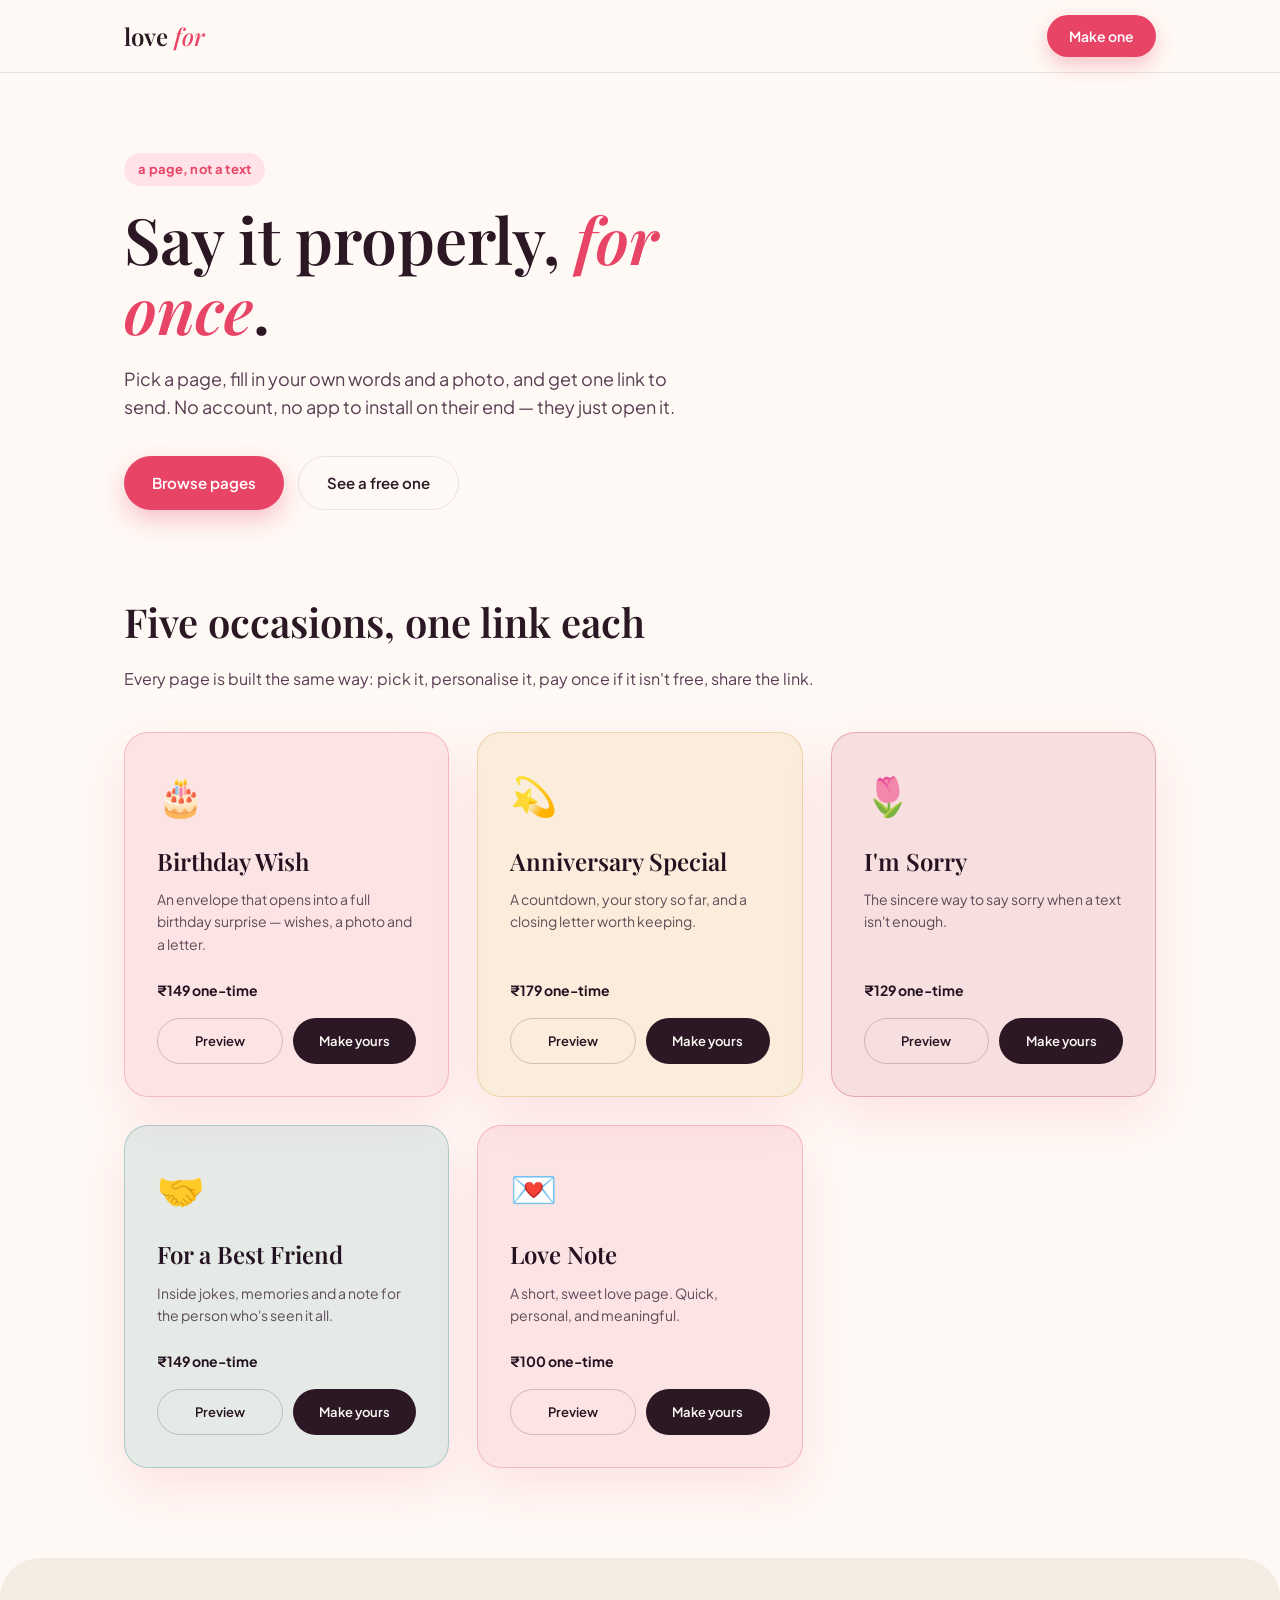
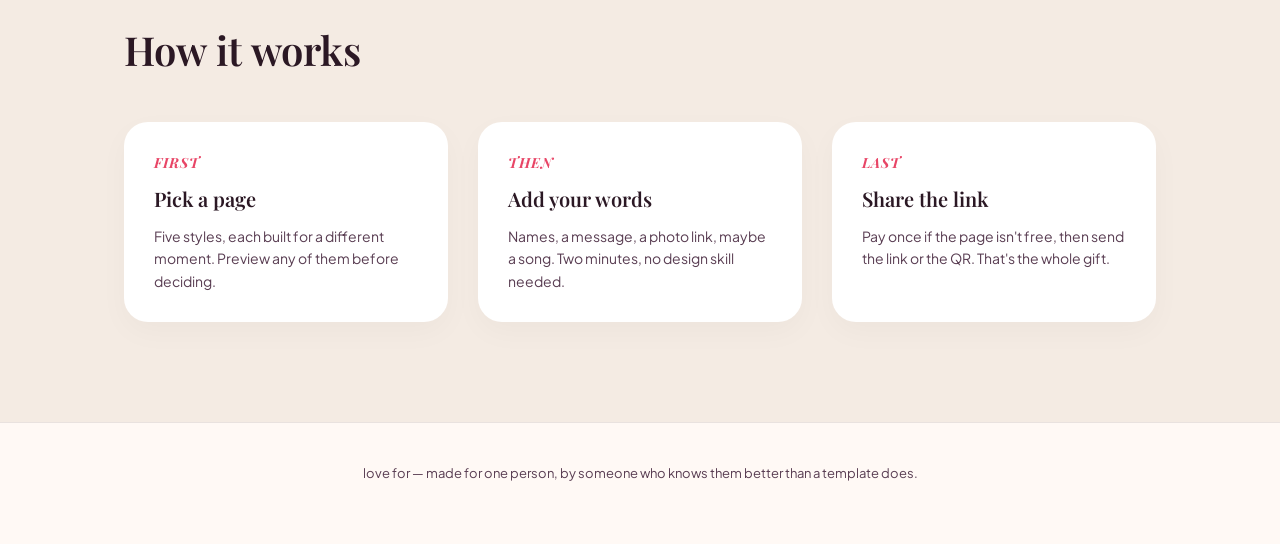
<file: index.html>
<!doctype html>
<html lang="en">
<head>
<meta charset="utf-8">
<meta name="viewport" content="width=device-width, initial-scale=1">
<title>Love For — a personalised page, not another text</title>
<meta name="description" content="Pick a page, add your words and a photo, share one link. Love For is a small, no-login way to make someone a personalised gift page.">
<link rel="stylesheet" href="assets/style.css">
</head>
<body>

<nav class="nav">
  <div class="wrap">
    <a href="index.html" class="brand">love <em>for</em></a>
    <a href="#gallery" class="nav-cta">Make one</a>
  </div>
</nav>

<header class="hero">
  <div class="wrap">
    <div class="hero-eyebrow">a page, not a text</div>
    <h1>Say it properly, <i>for once</i>.</h1>
    <p class="lead">
      Pick a page, fill in your own words and a photo, and get one link to send.
      No account, no app to install on their end — they just open it.
    </p>
    <div class="hero-actions">
      <a href="#gallery" class="btn btn-primary">Browse pages</a>
      <a href="templates/love-note.html" class="btn btn-ghost">See a free one</a>
    </div>
  </div>
</header>

<section class="gallery" id="gallery">
  <div class="wrap">
    <div class="section-head">
      <h2>Five occasions, one link each</h2>
      <p>Every page is built the same way: pick it, personalise it, pay once if it isn't free, share the link.</p>
    </div>
    <div class="grid" id="grid"></div>
  </div>
</section>

<section class="how">
  <div class="wrap">
    <div class="section-head">
      <h2>How it works</h2>
    </div>
    <div class="how-grid">
      <div class="how-step">
        <div class="n">first</div>
        <h4>Pick a page</h4>
        <p>Five styles, each built for a different moment. Preview any of them before deciding.</p>
      </div>
      <div class="how-step">
        <div class="n">then</div>
        <h4>Add your words</h4>
        <p>Names, a message, a photo link, maybe a song. Two minutes, no design skill needed.</p>
      </div>
      <div class="how-step">
        <div class="n">last</div>
        <h4>Share the link</h4>
        <p>Pay once if the page isn't free, then send the link or the QR. That's the whole gift.</p>
      </div>
    </div>
  </div>
</section>

<footer>
  <div class="wrap">
    love for — made for one person, by someone who knows them better than a template does.
  </div>
</footer>

<script src="assets/templates-data.js"></script>
<script>
  const grid = document.getElementById("grid");
  grid.innerHTML = TEMPLATES.map(t => `
    <div class="card" style="background:${t.accent}22; border:1px solid ${t.accent}55;">
      <div class="icon">${t.icon}</div>
      <h3 style="color:#241220">${t.name}</h3>
      <p style="color:#3a2436cc">${t.tagline}</p>
      <div class="price" style="color:#241220">
        ${t.price === 0 ? '<span class="free">Free</span>' : "₹" + t.price + " one-time"}
      </div>
      <div class="row">
        <a href="templates/${t.id}.html" class="btn btn-ghost" style="border-color:#24122033;color:#241220">Preview</a>
        <a href="create.html?t=${t.id}" class="btn btn-dark">Make yours</a>
      </div>
    </div>
  `).join("");
</script>
</body>
</html>
</file>
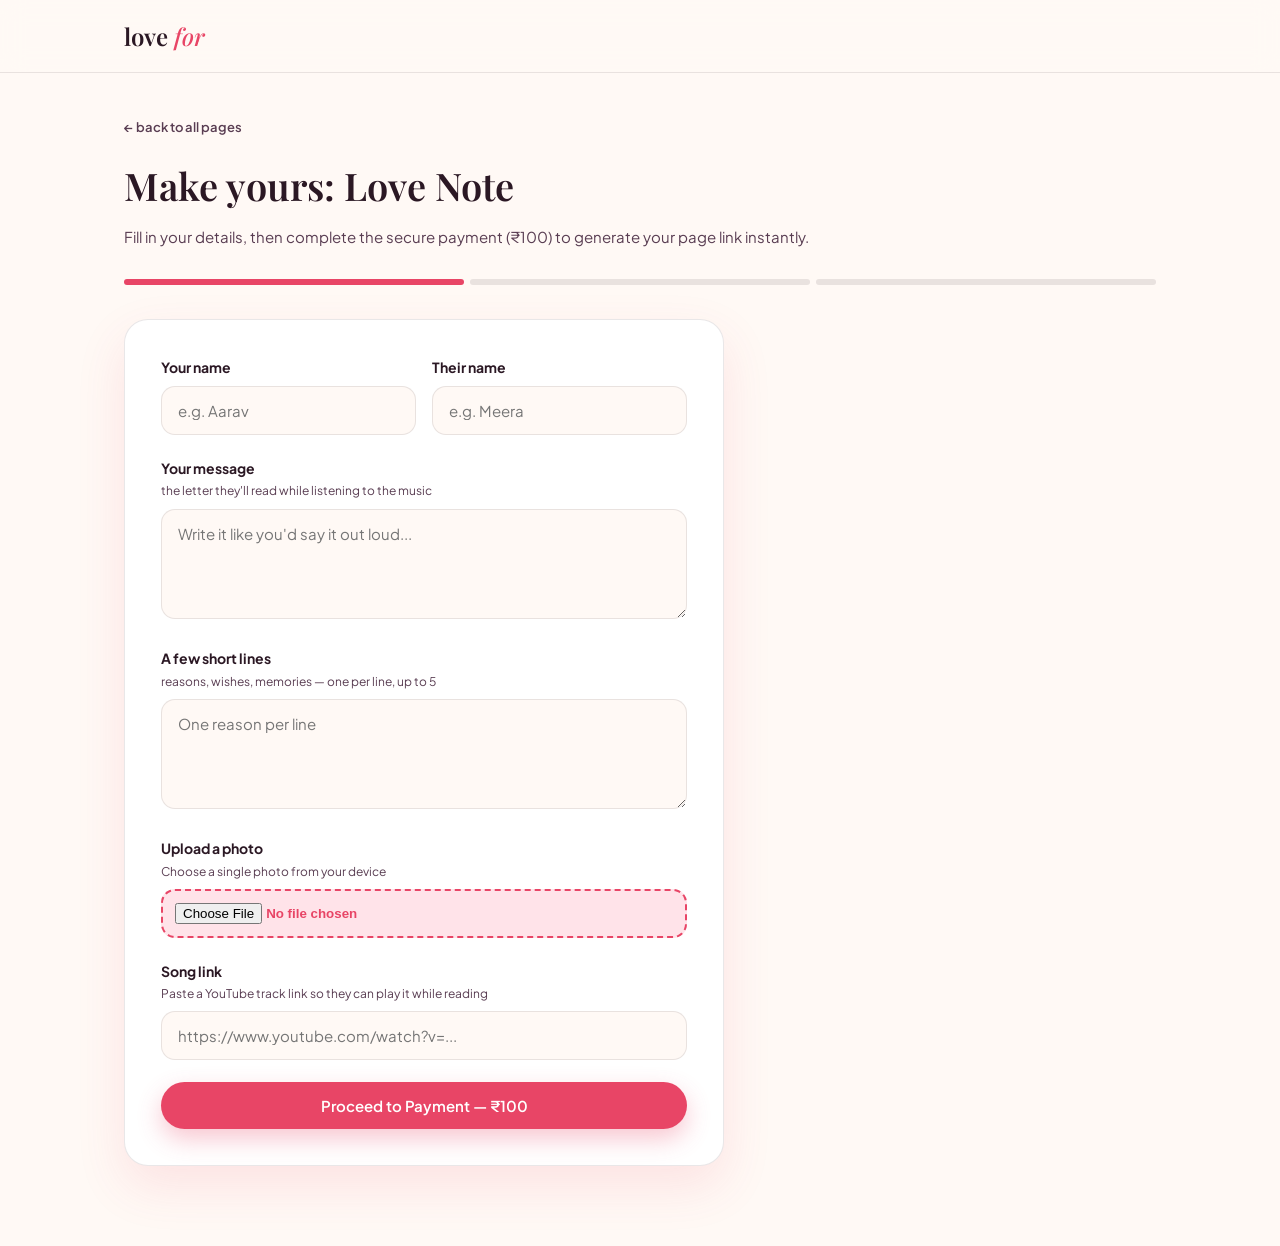
<file: create.html>
<!doctype html>
<html lang="en">
<head>
<meta charset="utf-8">
<meta name="viewport" content="width=device-width, initial-scale=1">
<title>Make yours · Love For</title>
<link rel="stylesheet" href="assets/style.css">
</head>
<body>

<nav class="nav">
  <div class="wrap">
    <a href="index.html" class="brand">love <em>for</em></a>
  </div>
</nav>

<main class="flow">
  <div class="wrap">
    <div class="flow-head">
      <a href="index.html" class="flow-back">← back to all pages</a>
      <h1 class="flow-title" id="flowTitle">Make yours</h1>
      <p class="flow-sub" id="flowSub"></p>
    </div>

    <div class="progress"><span class="done"></span><span></span><span></span></div>

    <form class="card-form" id="form">
      <div class="field-row">
        <div class="field">
          <label>Your name</label>
          <input type="text" name="from" required placeholder="e.g. Aarav">
        </div>
        <div class="field">
          <label>Their name</label>
          <input type="text" name="to" required placeholder="e.g. Meera">
        </div>
      </div>

      <div class="field" id="dateField" style="display:none">
        <label>Date it started <span class="hint">(for the day counter)</span></label>
        <input type="date" name="date">
      </div>

      <div class="field">
        <label>Your message <span class="hint">the letter they'll read while listening to the music</span></label>
        <textarea name="message" required placeholder="Write it like you'd say it out loud..."></textarea>
      </div>

      <div class="field">
        <label>A few short lines <span class="hint">reasons, wishes, memories — one per line, up to 5</span></label>
        <textarea name="reasons" placeholder="One reason per line"></textarea>
      </div>

      <div class="field">
        <label>Upload a photo <span class="hint">Choose a single photo from your device</span></label>
        <input type="file" id="photoFile" accept="image/*">
        <input type="hidden" name="photoUrl" id="photoUrl">
      </div>

      <div class="field">
        <label>Song link <span class="hint">Paste a YouTube track link so they can play it while reading</span></label>
        <input type="url" name="songUrl" placeholder="https://www.youtube.com/watch?v=...">
      </div>

      <button type="submit" class="btn btn-primary btn-block" id="submitBtn">Continue to Payment</button>
    </form>
  </div>
</main>

<script src="assets/templates-data.js"></script>
<script src="assets/app.js"></script>
<script>
  const params = new URLSearchParams(location.search);
  const tid = params.get("t") || "love-note";
  const cfg = getTemplate(tid) || TEMPLATES[0];

  document.getElementById("flowTitle").textContent = "Make yours: " + cfg.name;
  document.getElementById("flowSub").textContent = "Fill in your details, then complete the secure payment (₹" + cfg.price + ") to generate your page link instantly.";
  document.getElementById("submitBtn").textContent = "Proceed to Payment — ₹" + cfg.price;

  if (cfg.id === "anniversary") document.getElementById("dateField").style.display = "block";

  // Compress image to ensure clean URL length upon upload
  document.getElementById("photoFile").addEventListener("change", function(e) {
    const file = e.target.files[0];
    if (file) {
      compressImage(file, function(compressedDataUrl) {
        document.getElementById("photoUrl").value = compressedDataUrl;
      });
    }
  });

  document.getElementById("form").addEventListener("submit", (e) => {
    e.preventDefault();
    const fd = new FormData(e.target);
    const data = {
      __t: cfg.id,
      from: fd.get("from").trim(),
      to: fd.get("to").trim(),
      message: fd.get("message").trim(),
      reasons: (fd.get("reasons") || "").split("\n").map(s => s.trim()).filter(Boolean).slice(0, 5),
      photoUrl: document.getElementById("photoUrl").value.trim(),
      songUrl: (fd.get("songUrl") || "").trim(),
      date: fd.get("date") || ""
    };

    const ref = genRefId();
    sessionStorage.setItem("lf_draft", JSON.stringify(data));
    location.href = "pay.html?t=" + cfg.id + "&ref=" + ref;
  });
</script>
</body>
</html>
</file>
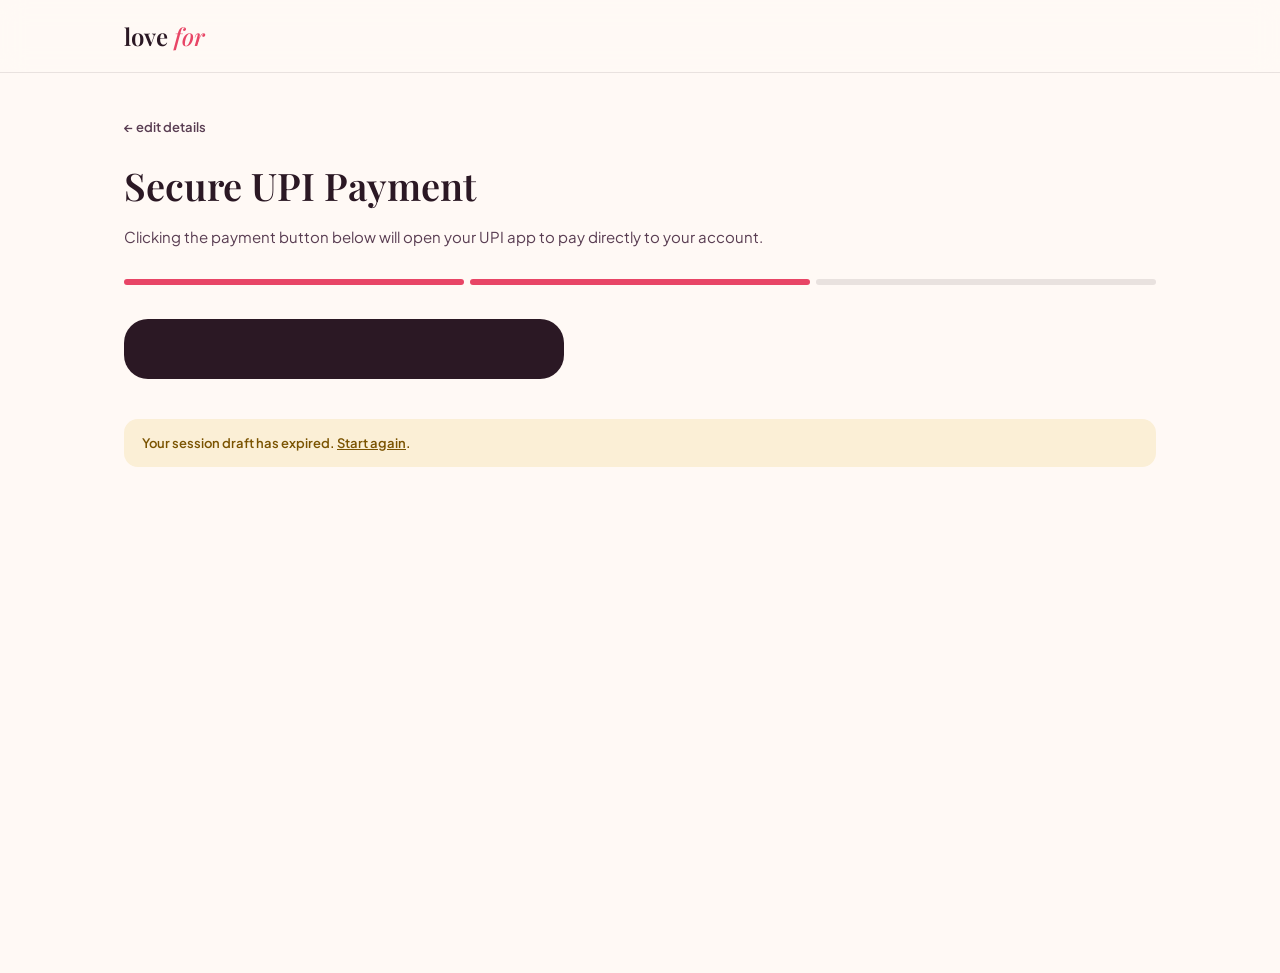
<file: pay.html>
<!doctype html>
<html lang="en">
<head>
<meta charset="utf-8">
<meta name="viewport" content="width=device-width, initial-scale=1">
<title>Secure Payment · Love For</title>
<link rel="stylesheet" href="assets/style.css">
</head>
<body>

<nav class="nav">
  <div class="wrap">
    <a href="index.html" class="brand">love <em>for</em></a>
  </div>
</nav>

<main class="flow">
  <div class="wrap">
    <div class="flow-head">
      <a href="#" class="flow-back" id="backLink">← edit details</a>
      <h1 class="flow-title">Secure UPI Payment</h1>
      <p class="flow-sub">Clicking the payment button below will open your UPI app to pay directly to your account.</p>
    </div>

    <div class="progress"><span class="done"></span><span class="done"></span><span></span></div>

    <div class="pay-summary" id="summary"></div>

    <div class="pay-options" id="options"></div>

    <div id="statusArea"></div>
  </div>
</main>

<script src="assets/templates-data.js"></script>
<script src="assets/app.js"></script>
<script>
  const params = new URLSearchParams(location.search);
  const tid = params.get("t");
  const cfg = getTemplate(tid);
  const ref = params.get("ref") || genRefId();
  const draft = JSON.parse(sessionStorage.getItem("lf_draft") || "null");

  document.getElementById("backLink").href = "create.html?t=" + tid;

  if (cfg && draft) {
    document.getElementById("summary").innerHTML = `
      <div class="tpl">${cfg.icon} ${cfg.name} — for ${escapeHtml(draft.to)}</div>
      <div class="amount">₹${cfg.price}<span> one-time</span></div>
    `;
  }

  function goToFinishedPage(){
    if (!draft) return;
    const data = Object.assign({}, draft, { __t: tid, __owner: 1 });
    sessionStorage.removeItem("lf_draft");
    location.href = "view.html#" + encodeData(data);
  }

  if (!draft) {
    document.getElementById("options").innerHTML = "";
    document.getElementById("statusArea").innerHTML =
      `<div class="status-msg wait">Your session draft has expired. <a href="create.html?t=${tid}">Start again</a>.</div>`;
  } else {
    renderOptions();
  }

  function renderOptions(){
    const upiLink = buildUpiLink({ amount: cfg.price, note: cfg.name + " for " + draft.to, refId: ref });

    let html = `
      <div class="pay-card upi" style="text-align: center; padding: 30px;">
        <h4 style="margin-bottom: 8px;">Direct UPI Payment</h4>
        <p style="margin-bottom: 20px;">Tap below to pay securely via Google Pay, PhonePe, or Paytm.</p>
        
        <div class="vpa" style="margin-bottom: 24px; background: rgba(232,69,102,0.1); color: var(--rose-deep); padding: 10px 18px; border-radius: 999px; display: inline-block; font-weight: 700; font-size: 15px;">
          ${SITE_UPI_ID} · ₹${cfg.price}
        </div>

        <a class="btn btn-primary btn-block" id="payTriggerBtn" href="${upiLink}" style="padding: 16px; font-size: 16px; font-weight: 700;">
          Open GPay / PhonePe / Paytm & Pay
        </a>

        <div style="margin-top: 24px; border-top: 1px solid var(--line); padding-top: 20px;">
          <p style="font-size: 13px; color: var(--ink-soft); margin-bottom: 14px;">
            Reference ID: <b>${ref}</b>
          </p>
          <button class="btn btn-dark btn-block" id="confirmPaymentBtn" style="background: #2E7D32; color: #fff;">
            I have completed the payment — Generate Website ✓
          </button>
        </div>
      </div>`;

    document.getElementById("options").innerHTML = html;

    // When user clicks confirm after payment completion, build and redirect to website view
    document.getElementById("confirmPaymentBtn").addEventListener("click", () => {
      document.getElementById("statusArea").innerHTML =
        `<div class="status-msg ok">Payment confirmed. Generating your personalized page link…</div>`;
      setTimeout(goToFinishedPage, 800);
    });
  }

  function escapeHtml(s){ return String(s).replace(/&/g,"&amp;").replace(/</g,"&lt;").replace(/>/g,"&gt;"); }
</script>
</body>
</html>
</file>
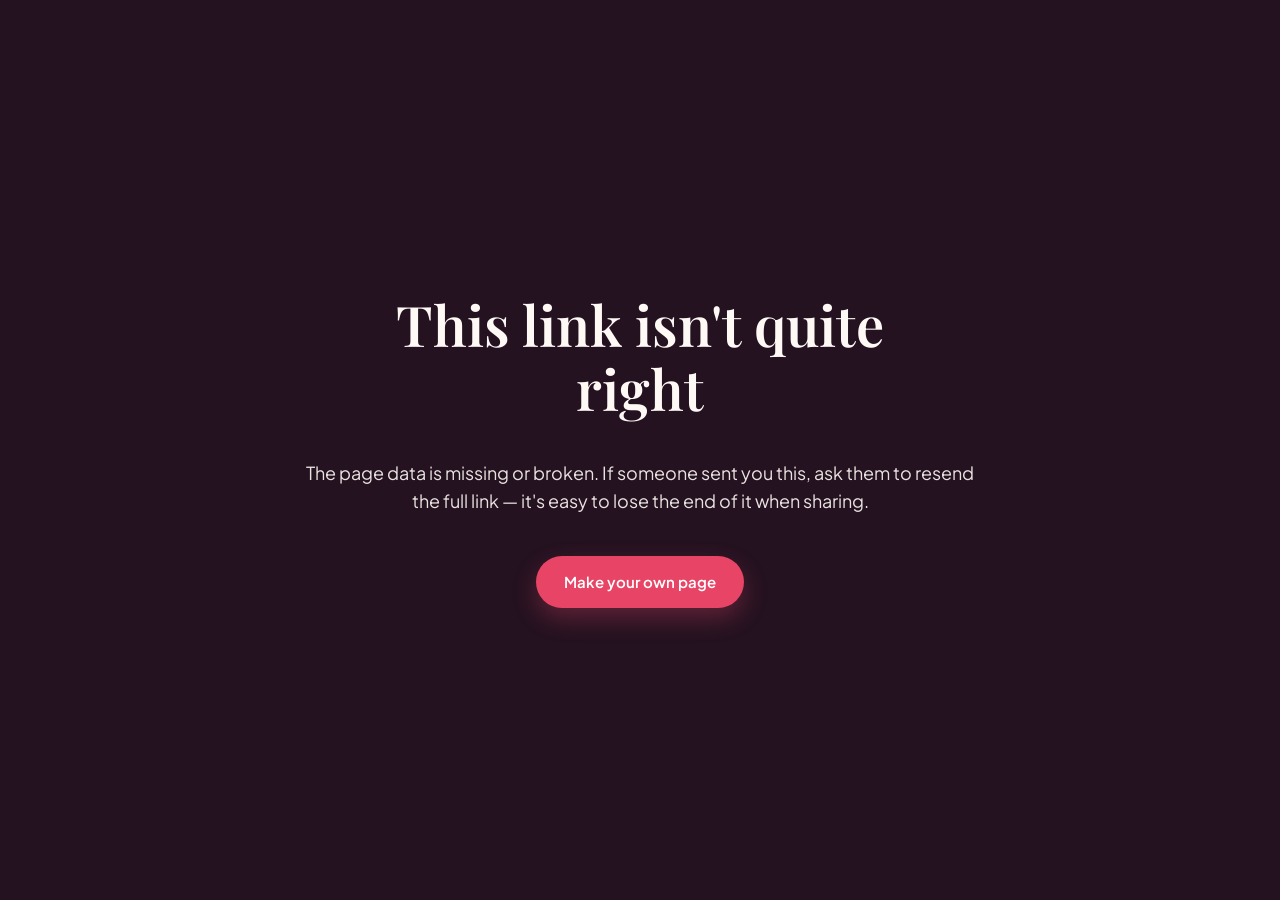
<file: view.html>
<!doctype html>
<html lang="en">
<head>
<meta charset="utf-8">
<meta name="viewport" content="width=device-width, initial-scale=1">
<title>A page for you · love for</title>
<link rel="stylesheet" href="assets/style.css">
<style>
  body{ background: var(--ink); }
</style>
</head>
<body>

<div class="gift" id="gift"></div>

<div class="share-bar" id="shareBar" style="display:none">
  <input id="shareInput" readonly>
  <button class="btn btn-primary" id="copyBtn" style="padding:9px 16px;font-size:13px">Copy link</button>
  <a class="btn btn-ghost" id="makeAnotherBtn" href="index.html" style="padding:9px 16px;font-size:13px;border-color:rgba(247,240,228,.3);color:var(--parchment)">Make another</a>
</div>

<script src="assets/templates-data.js"></script>
<script src="assets/app.js"></script>
<script src="assets/view-engine.js"></script>
<script>
  const data = decodeData(hashParam());
  const gift = document.getElementById("gift");

  if (!data || !data.__t) {
    gift.innerHTML = `
      <section class="scene" style="background:#241220">
        <h2>This link isn't quite right</h2>
        <p>The page data is missing or broken. If someone sent you this,
           ask them to resend the full link — it's easy to lose the end of it when sharing.</p>
        <a href="index.html" class="btn btn-primary" style="margin-top:22px">Make your own page</a>
      </section>`;
  } else {
    const cfg = getTemplate(data.__t);
    renderGift(gift, cfg, data);

    // only show the "share this" bar to the creator, right after checkout —
    // recipients opening the link just see the page.
    if (data.__owner) {
      const bar = document.getElementById("shareBar");
      bar.style.display = "flex";
      const link = location.href;
      document.getElementById("shareInput").value = link;
      document.getElementById("copyBtn").addEventListener("click", () => {
        navigator.clipboard.writeText(link).then(() => {
          document.getElementById("copyBtn").textContent = "Copied!";
          setTimeout(() => document.getElementById("copyBtn").textContent = "Copy link", 1500);
        });
      });
    }
  }
</script>
</body>
</html>
</file>
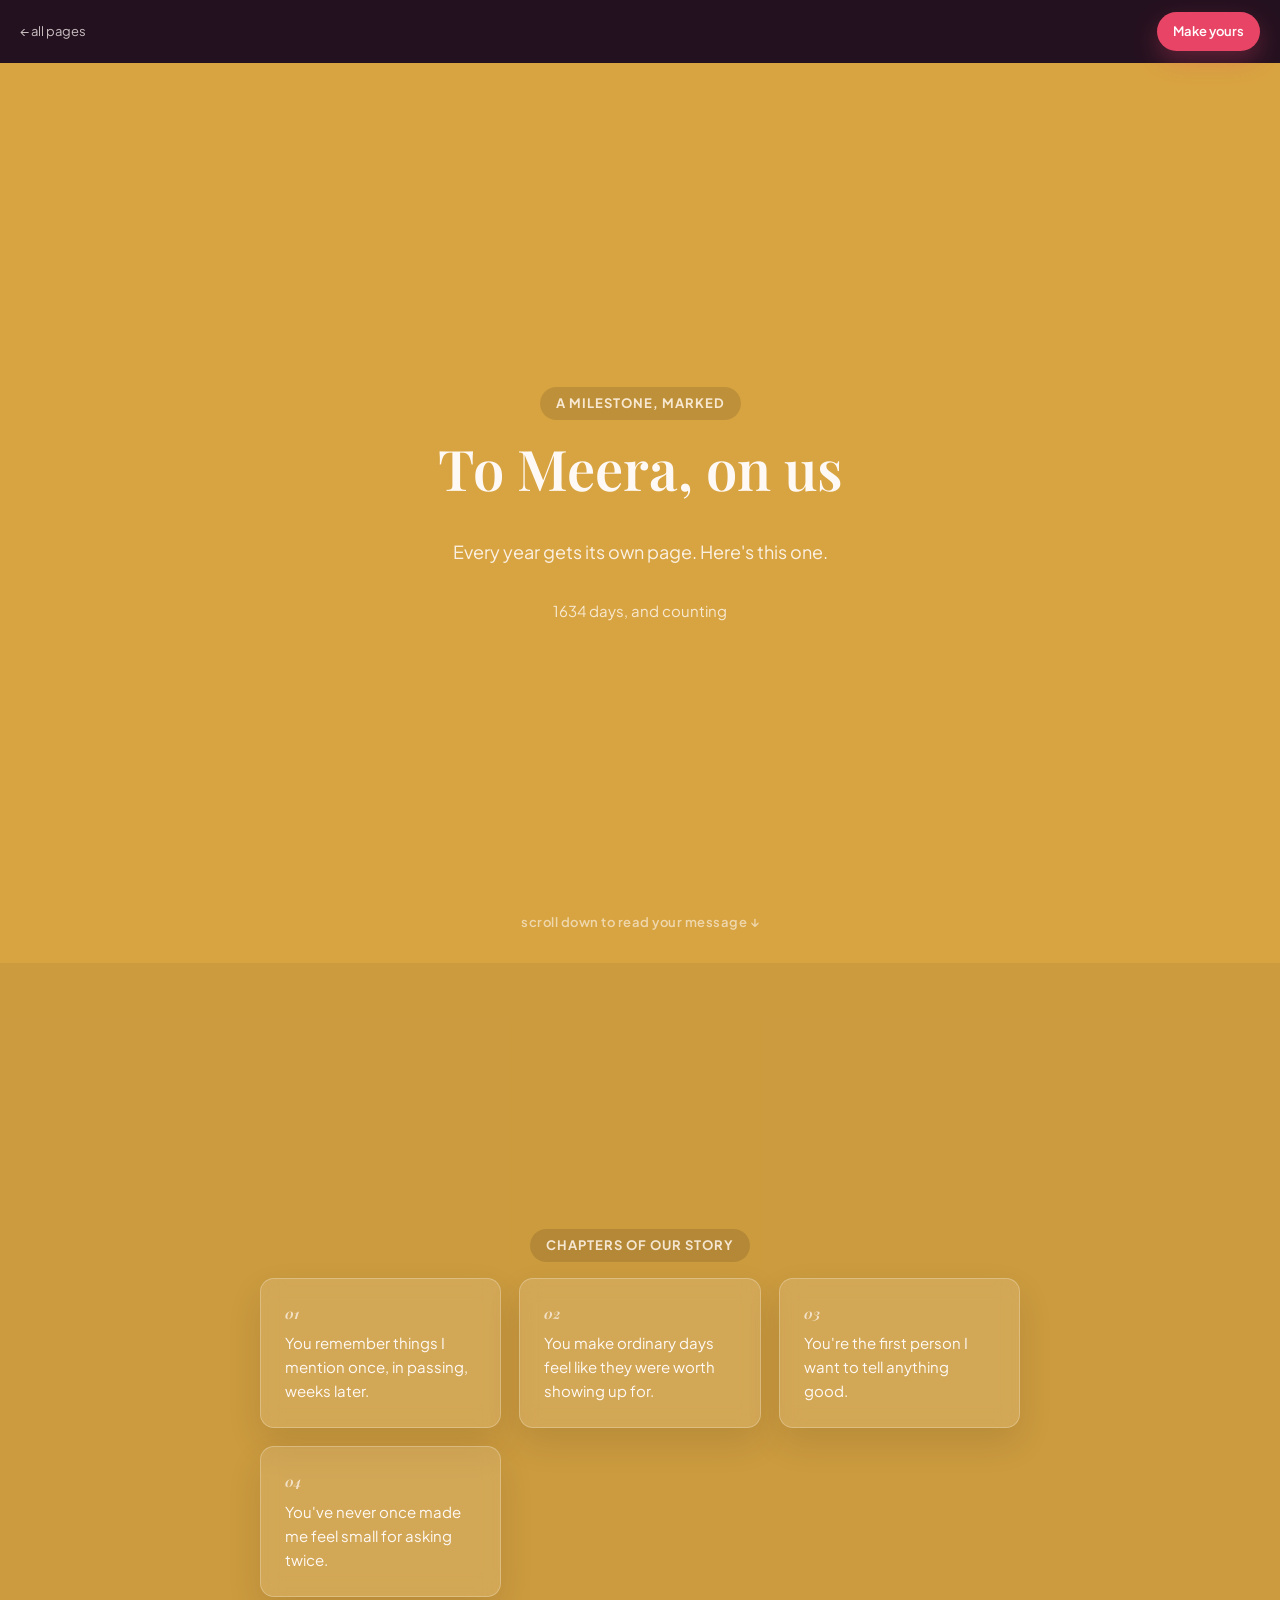
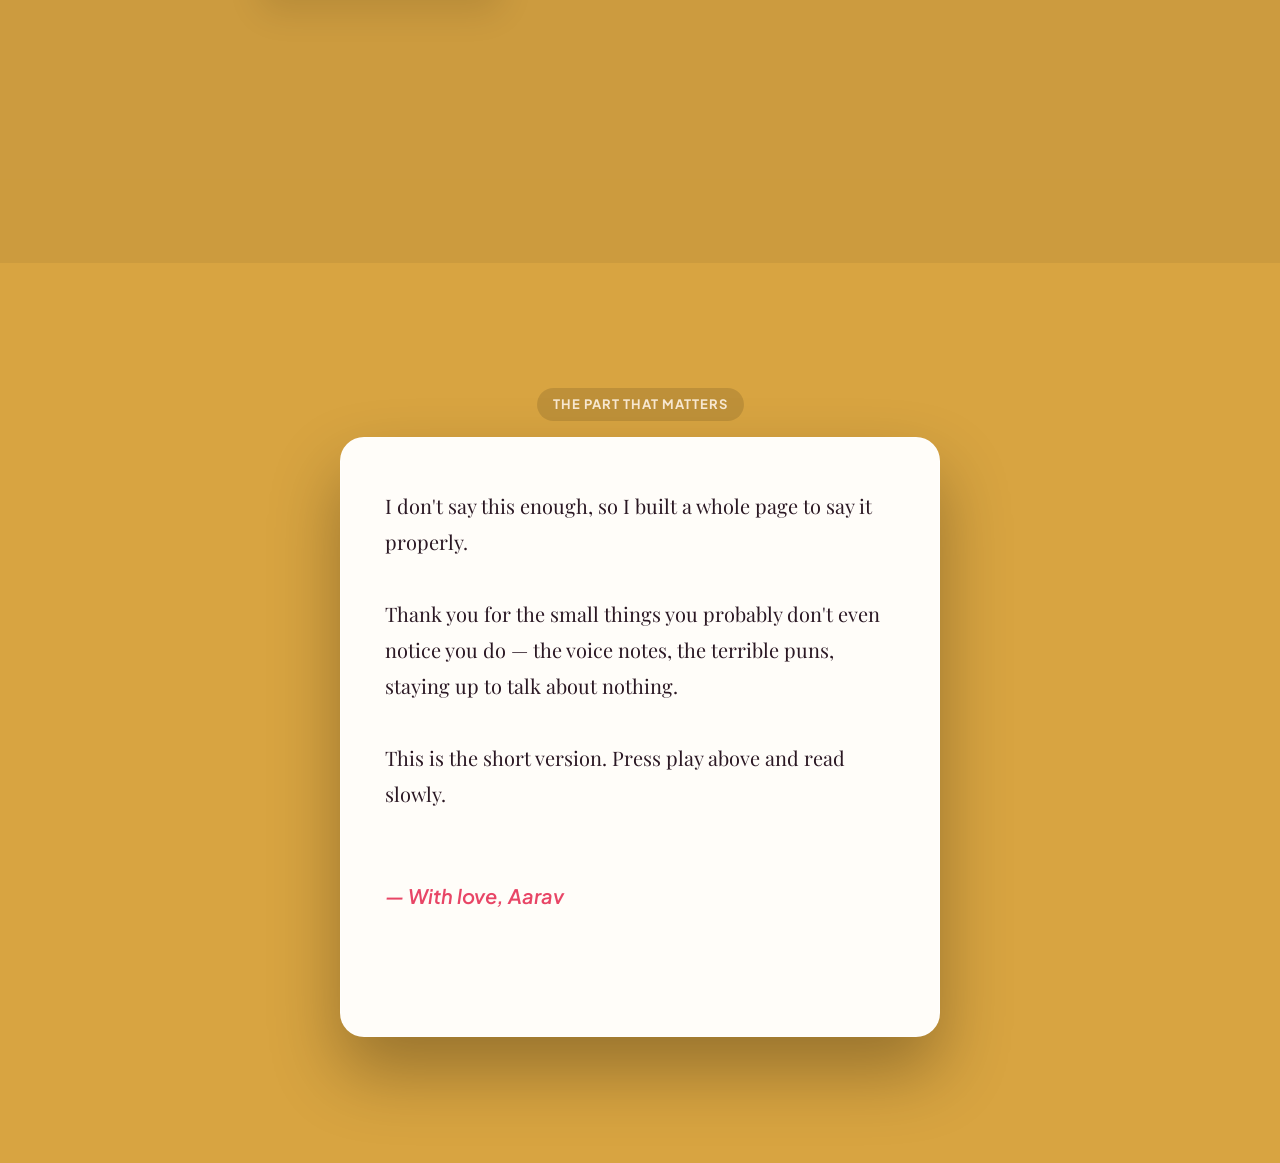
<file: templates/anniversary.html>
<!doctype html>
<html lang="en">
<head>
<meta charset="utf-8">
<meta name="viewport" content="width=device-width, initial-scale=1">
<title>Preview · love for</title>
<link rel="stylesheet" href="../assets/style.css">
<style>
  body{ background: var(--ink); }
  .preview-bar{
    position:sticky; top:0; z-index:60;
    background: rgba(36,18,32,0.92); backdrop-filter: blur(8px);
    padding: 12px 20px; display:flex; align-items:center; justify-content:space-between;
    color: var(--parchment); font-size: 13px;
  }
  .preview-bar a.back{ color: var(--parchment); opacity:.75; text-decoration:none; }
</style>
</head>
<body>

<div class="preview-bar">
  <a href="../index.html#gallery" class="back">← all pages</a>
  <a href="../create.html?t=anniversary" class="btn btn-primary" style="padding:9px 16px;font-size:13px">Make yours</a>
</div>

<div class="gift" id="gift"></div>

<script src="../assets/templates-data.js"></script>
<script src="../assets/app.js"></script>
<script src="../assets/view-engine.js"></script>
<script>
  const cfg = getTemplate("anniversary");
  const data = Object.assign({ __t: "anniversary" }, sampleDataFor("anniversary"));
  renderGift(document.getElementById("gift"), cfg, data);
</script>
</body>
</html>
</file>
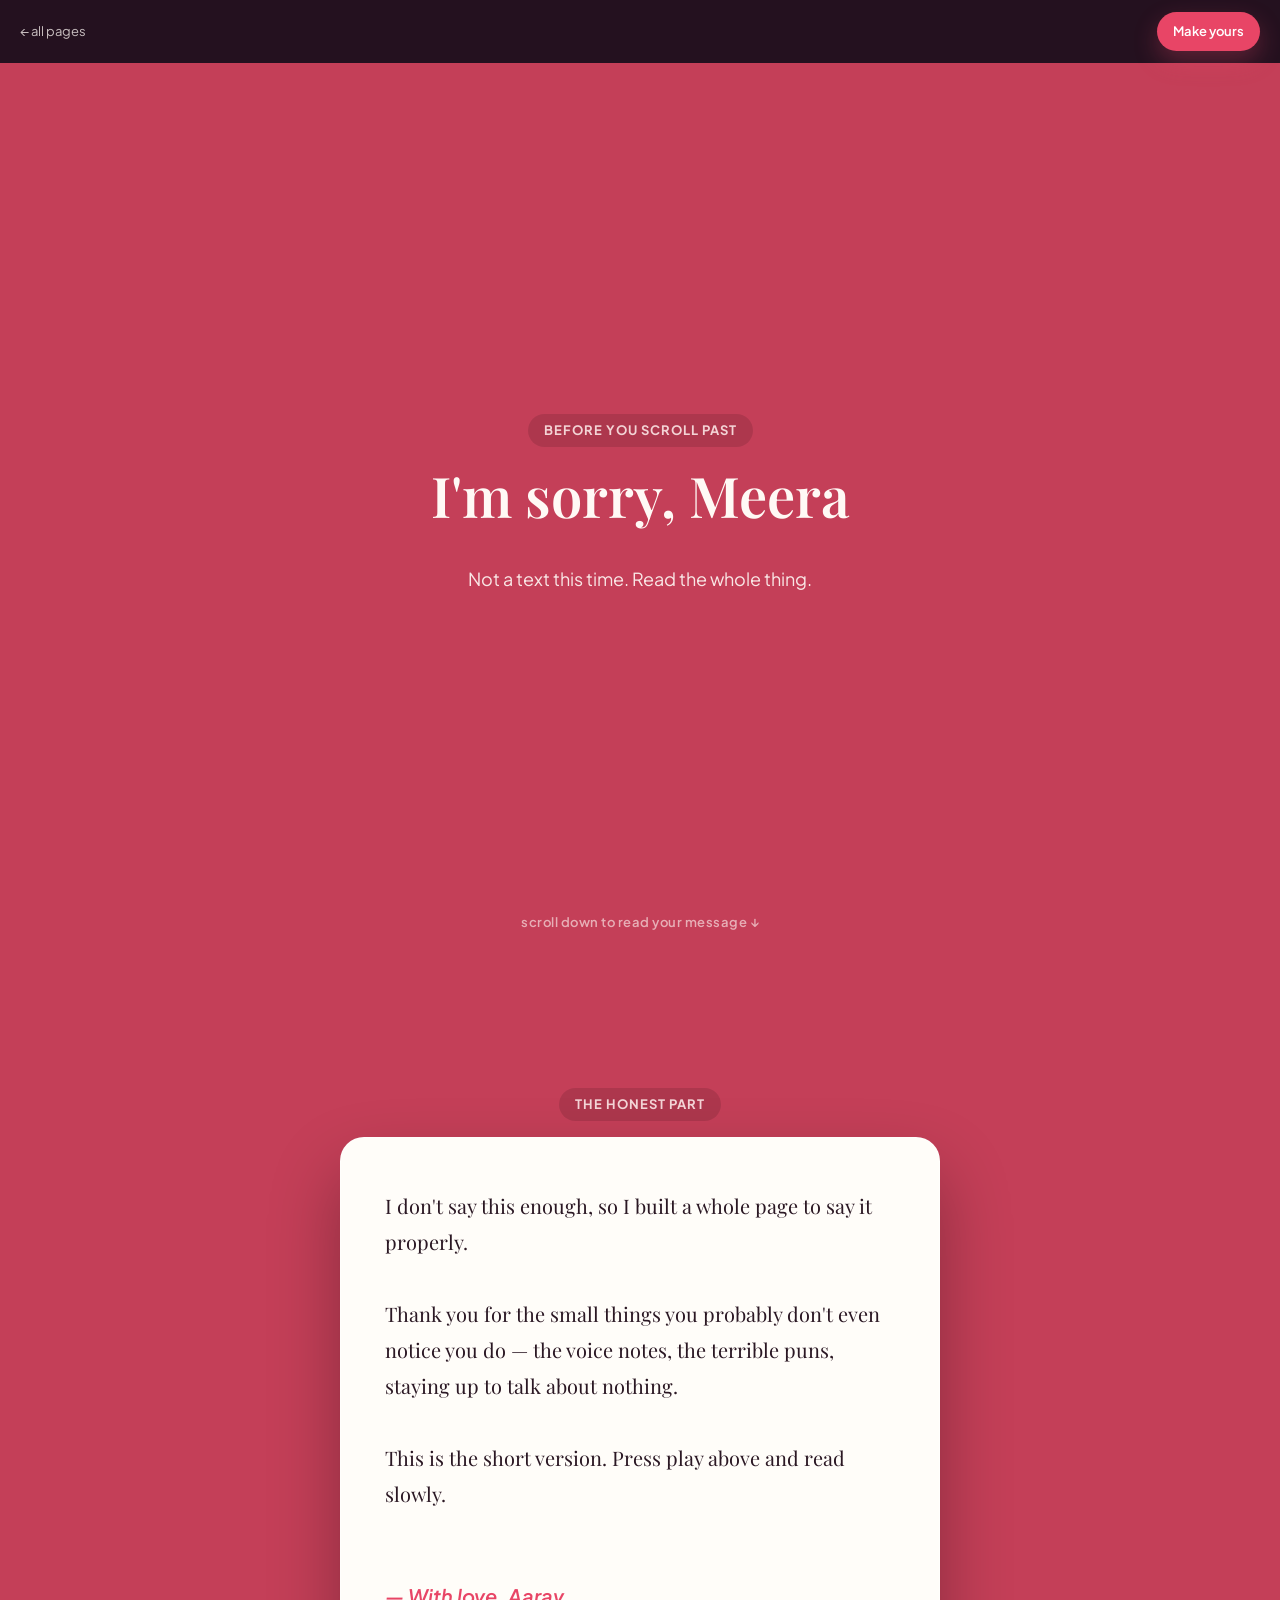
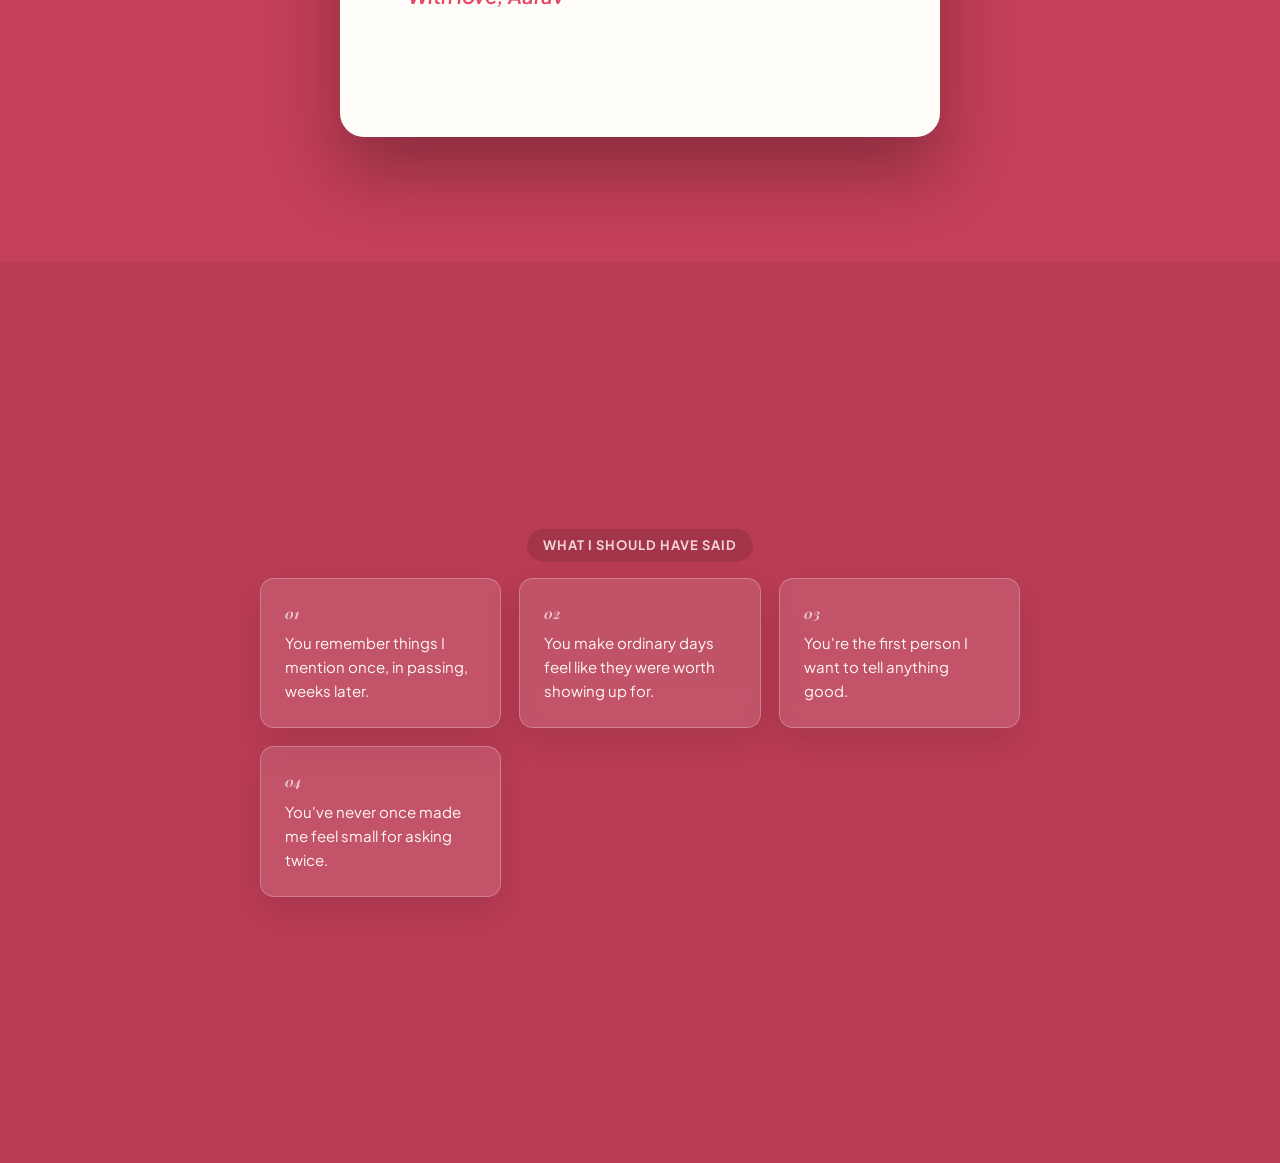
<file: templates/apology.html>
<!doctype html>
<html lang="en">
<head>
<meta charset="utf-8">
<meta name="viewport" content="width=device-width, initial-scale=1">
<title>Preview · love for</title>
<link rel="stylesheet" href="../assets/style.css">
<style>
  body{ background: var(--ink); }
  .preview-bar{
    position:sticky; top:0; z-index:60;
    background: rgba(36,18,32,0.92); backdrop-filter: blur(8px);
    padding: 12px 20px; display:flex; align-items:center; justify-content:space-between;
    color: var(--parchment); font-size: 13px;
  }
  .preview-bar a.back{ color: var(--parchment); opacity:.75; text-decoration:none; }
</style>
</head>
<body>

<div class="preview-bar">
  <a href="../index.html#gallery" class="back">← all pages</a>
  <a href="../create.html?t=apology" class="btn btn-primary" style="padding:9px 16px;font-size:13px">Make yours</a>
</div>

<div class="gift" id="gift"></div>

<script src="../assets/templates-data.js"></script>
<script src="../assets/app.js"></script>
<script src="../assets/view-engine.js"></script>
<script>
  const cfg = getTemplate("apology");
  const data = Object.assign({ __t: "apology" }, sampleDataFor("apology"));
  renderGift(document.getElementById("gift"), cfg, data);
</script>
</body>
</html>
</file>
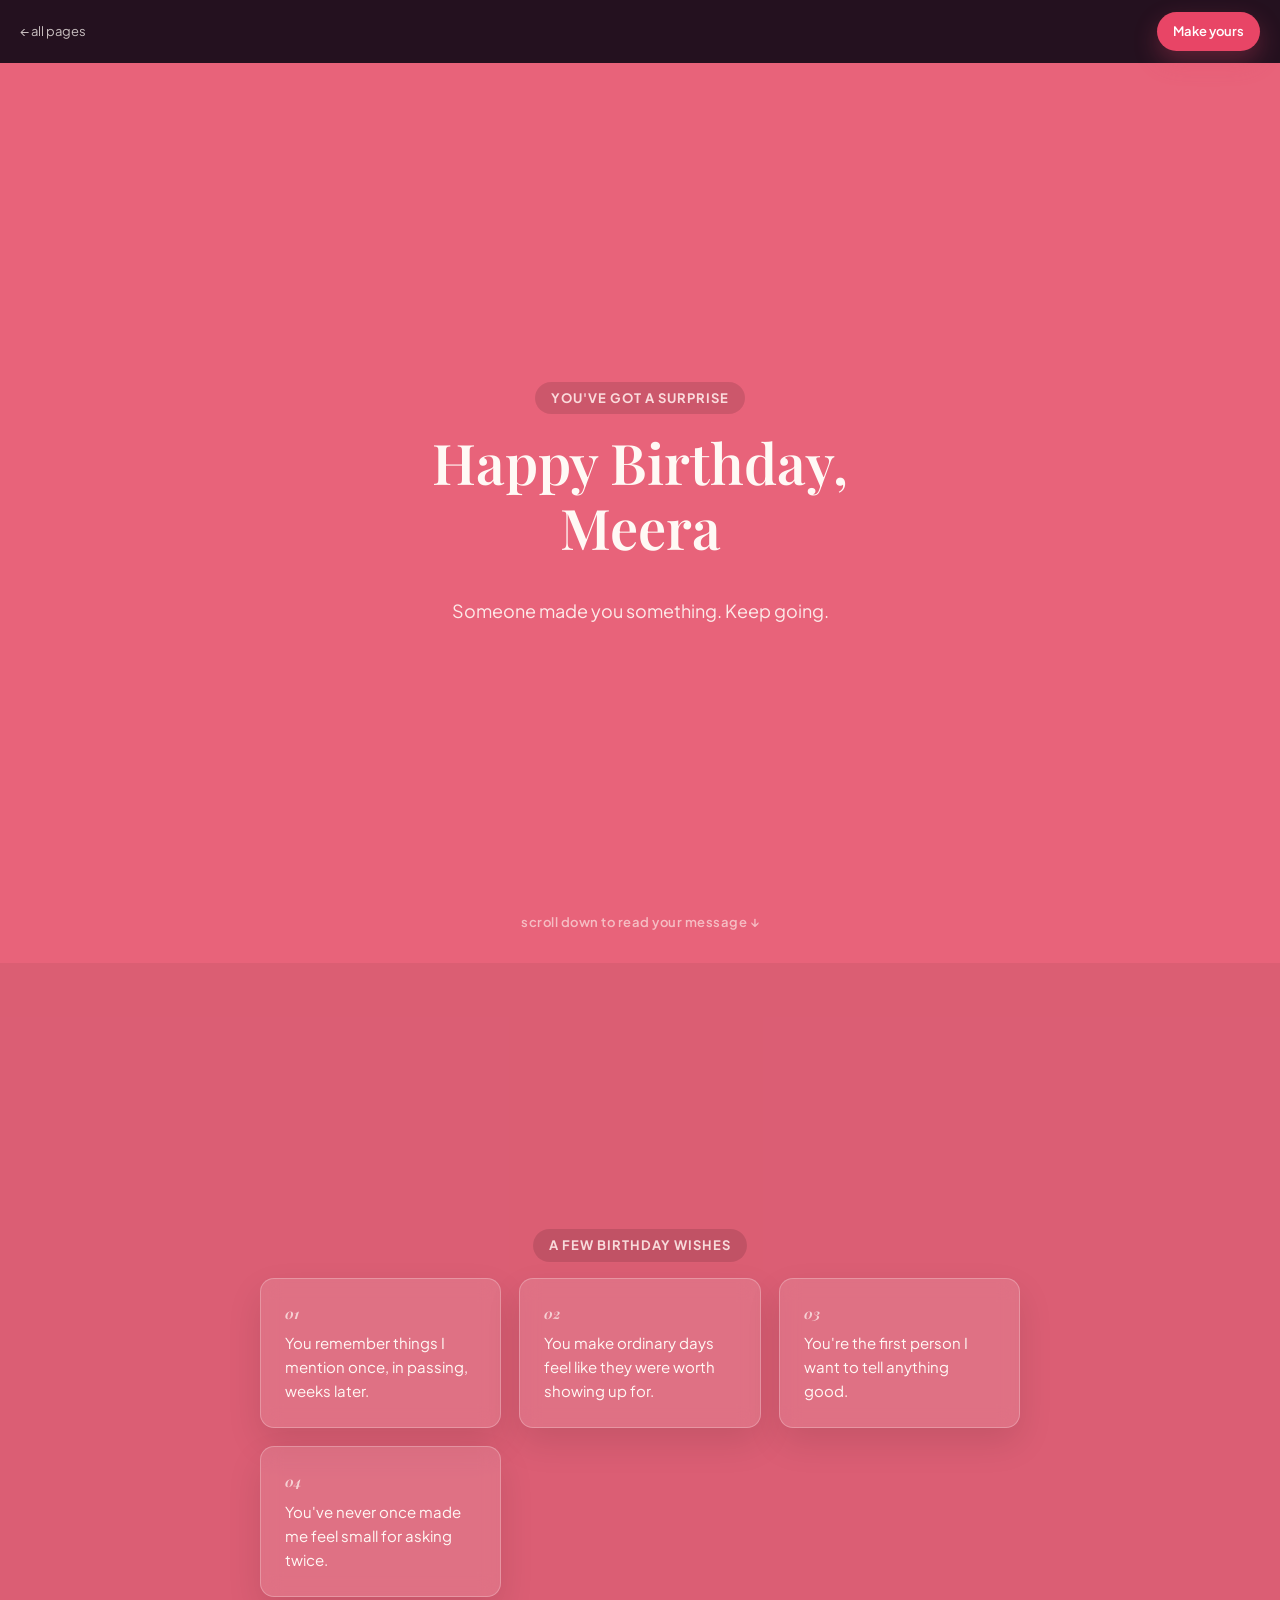
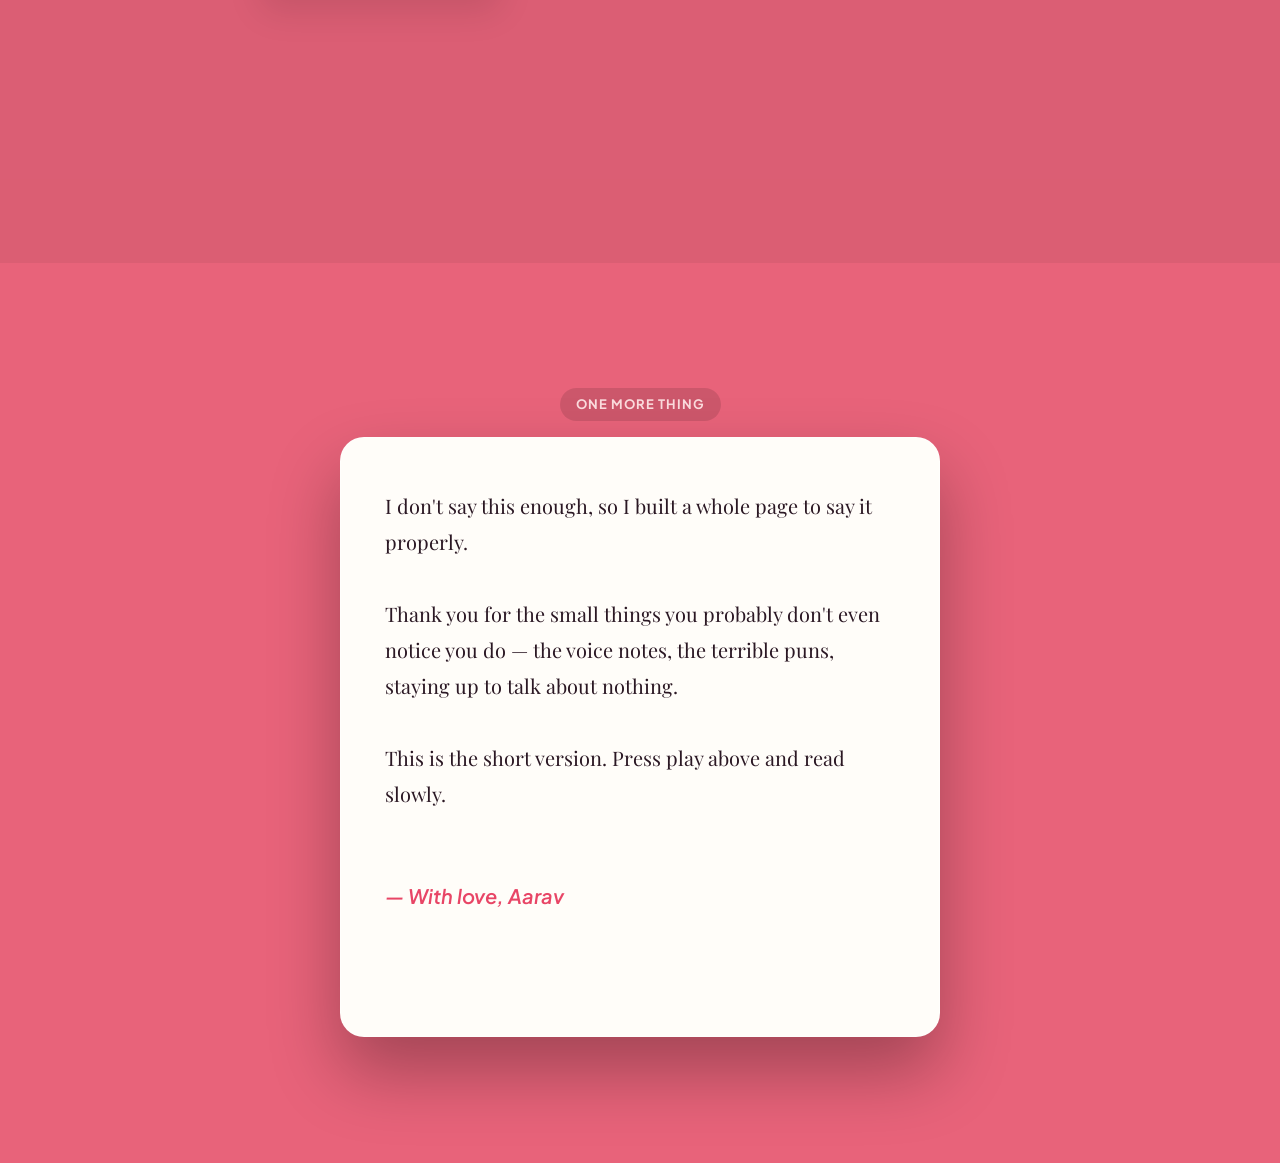
<file: templates/birthday.html>
<!doctype html>
<html lang="en">
<head>
<meta charset="utf-8">
<meta name="viewport" content="width=device-width, initial-scale=1">
<title>Preview · love for</title>
<link rel="stylesheet" href="../assets/style.css">
<style>
  body{ background: var(--ink); }
  .preview-bar{
    position:sticky; top:0; z-index:60;
    background: rgba(36,18,32,0.92); backdrop-filter: blur(8px);
    padding: 12px 20px; display:flex; align-items:center; justify-content:space-between;
    color: var(--parchment); font-size: 13px;
  }
  .preview-bar a.back{ color: var(--parchment); opacity:.75; text-decoration:none; }
</style>
</head>
<body>

<div class="preview-bar">
  <a href="../index.html#gallery" class="back">← all pages</a>
  <a href="../create.html?t=birthday" class="btn btn-primary" style="padding:9px 16px;font-size:13px">Make yours</a>
</div>

<div class="gift" id="gift"></div>

<script src="../assets/templates-data.js"></script>
<script src="../assets/app.js"></script>
<script src="../assets/view-engine.js"></script>
<script>
  const cfg = getTemplate("birthday");
  const data = Object.assign({ __t: "birthday" }, sampleDataFor("birthday"));
  renderGift(document.getElementById("gift"), cfg, data);
</script>
</body>
</html>
</file>
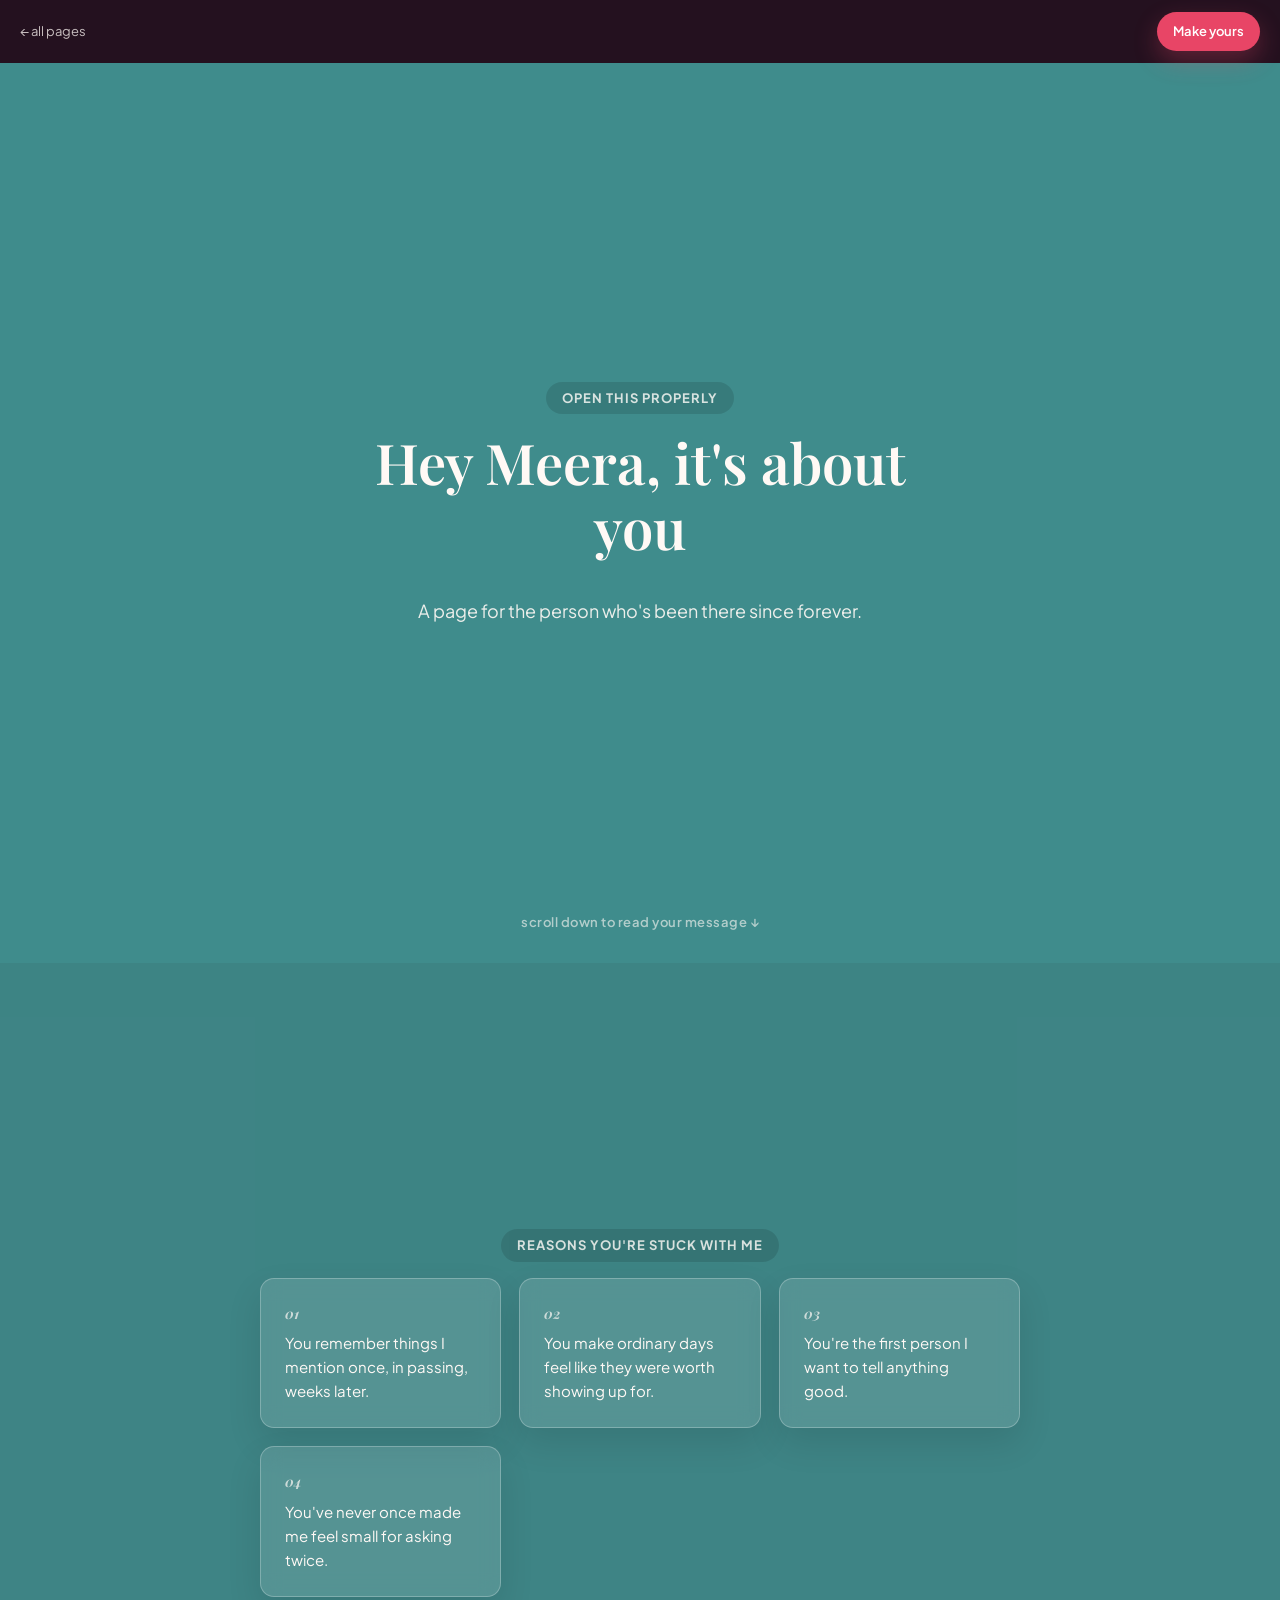
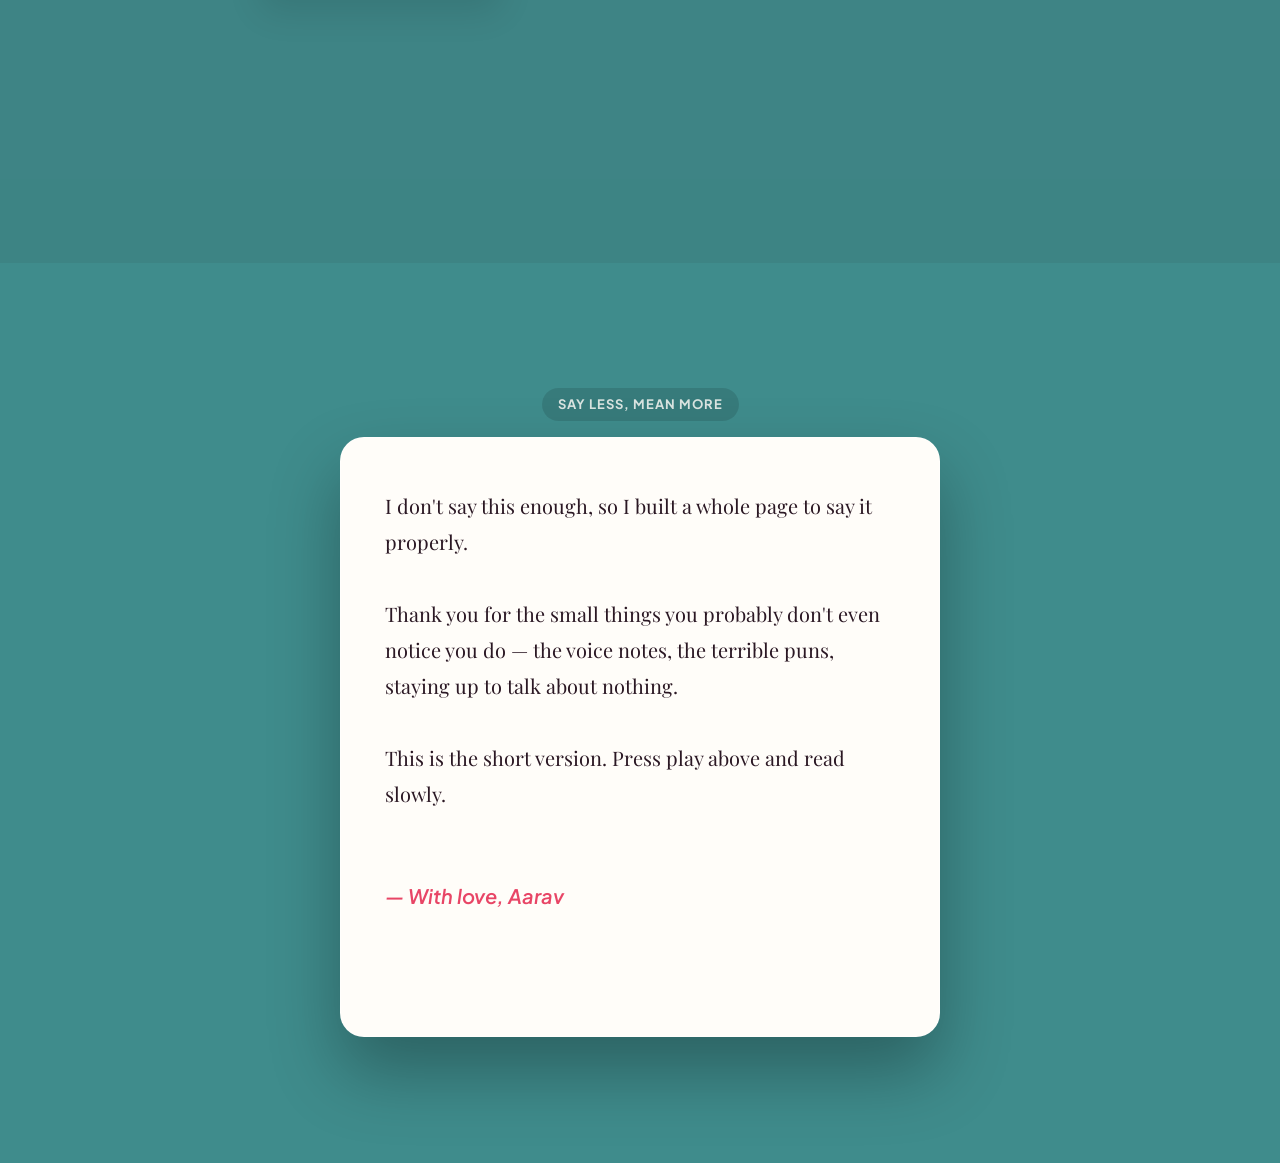
<file: templates/friendship.html>
<!doctype html>
<html lang="en">
<head>
<meta charset="utf-8">
<meta name="viewport" content="width=device-width, initial-scale=1">
<title>Preview · love for</title>
<link rel="stylesheet" href="../assets/style.css">
<style>
  body{ background: var(--ink); }
  .preview-bar{
    position:sticky; top:0; z-index:60;
    background: rgba(36,18,32,0.92); backdrop-filter: blur(8px);
    padding: 12px 20px; display:flex; align-items:center; justify-content:space-between;
    color: var(--parchment); font-size: 13px;
  }
  .preview-bar a.back{ color: var(--parchment); opacity:.75; text-decoration:none; }
</style>
</head>
<body>

<div class="preview-bar">
  <a href="../index.html#gallery" class="back">← all pages</a>
  <a href="../create.html?t=friendship" class="btn btn-primary" style="padding:9px 16px;font-size:13px">Make yours</a>
</div>

<div class="gift" id="gift"></div>

<script src="../assets/templates-data.js"></script>
<script src="../assets/app.js"></script>
<script src="../assets/view-engine.js"></script>
<script>
  const cfg = getTemplate("friendship");
  const data = Object.assign({ __t: "friendship" }, sampleDataFor("friendship"));
  renderGift(document.getElementById("gift"), cfg, data);
</script>
</body>
</html>
</file>
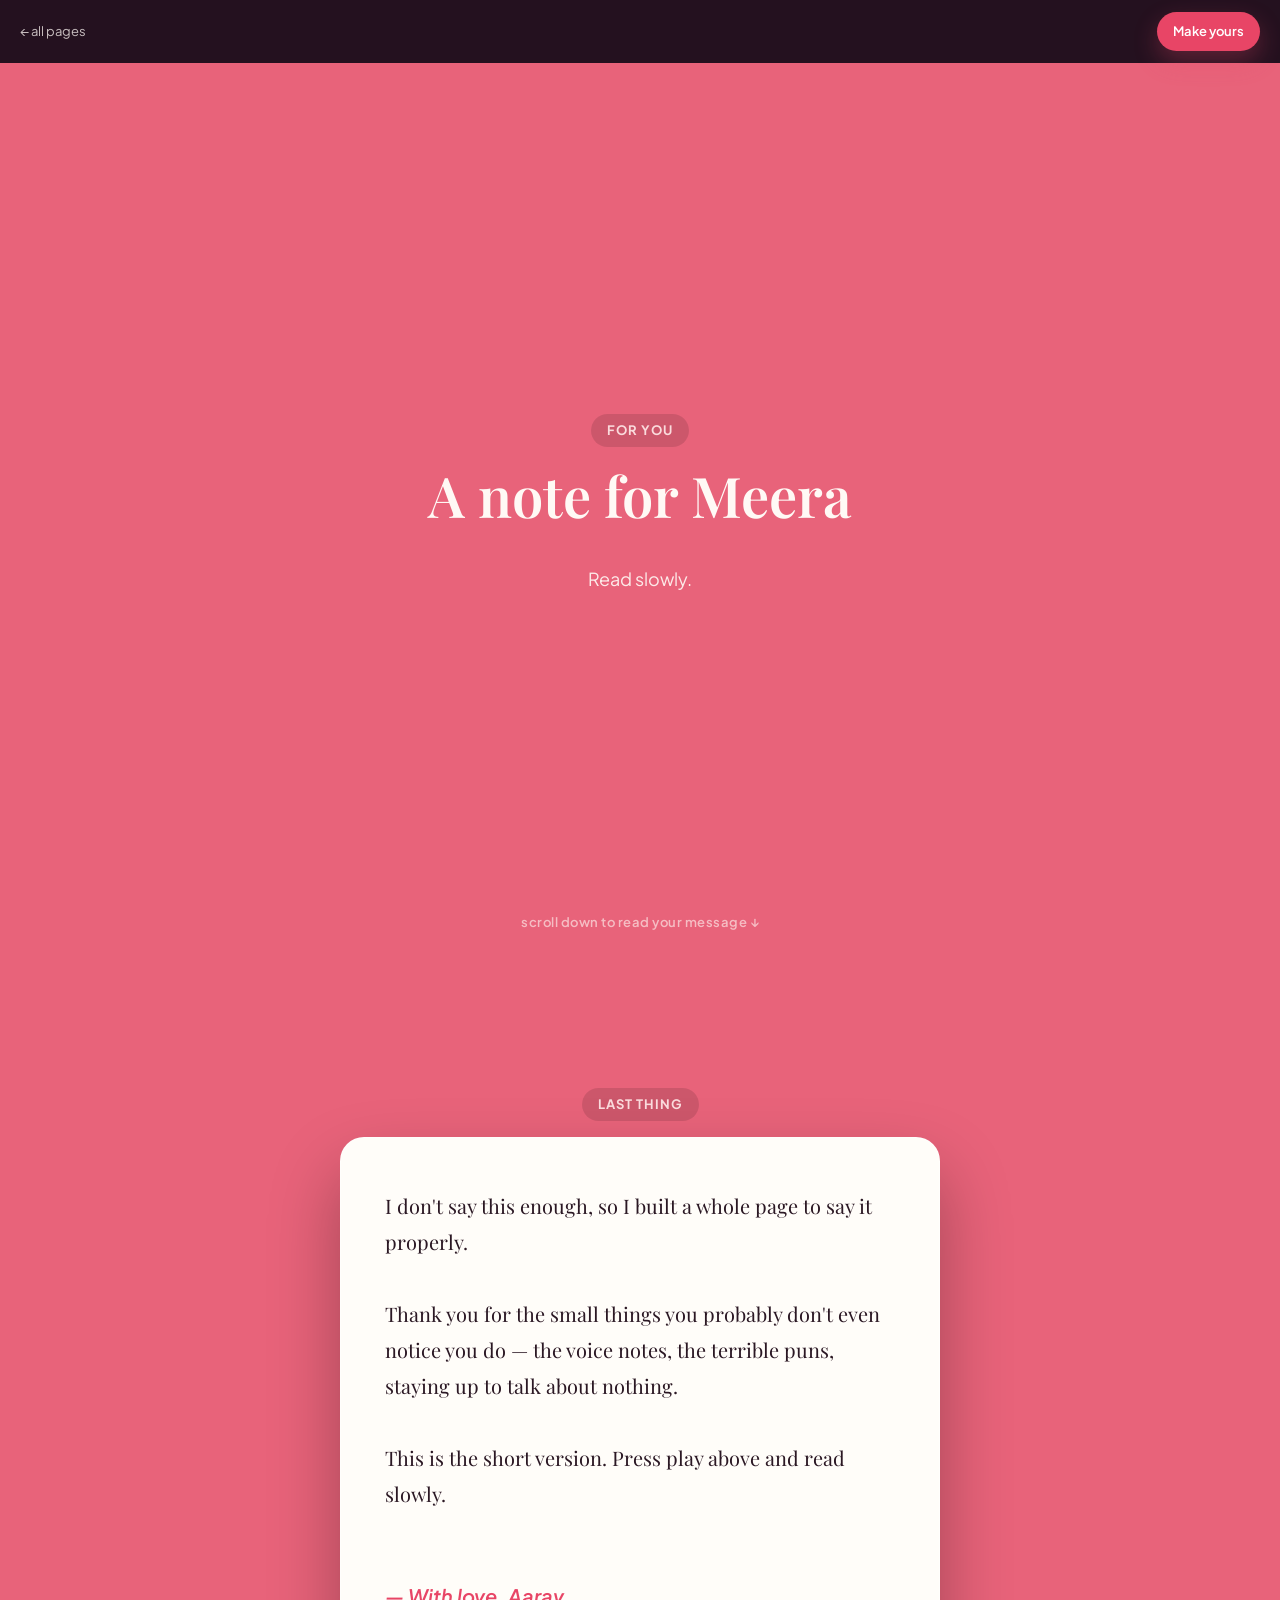
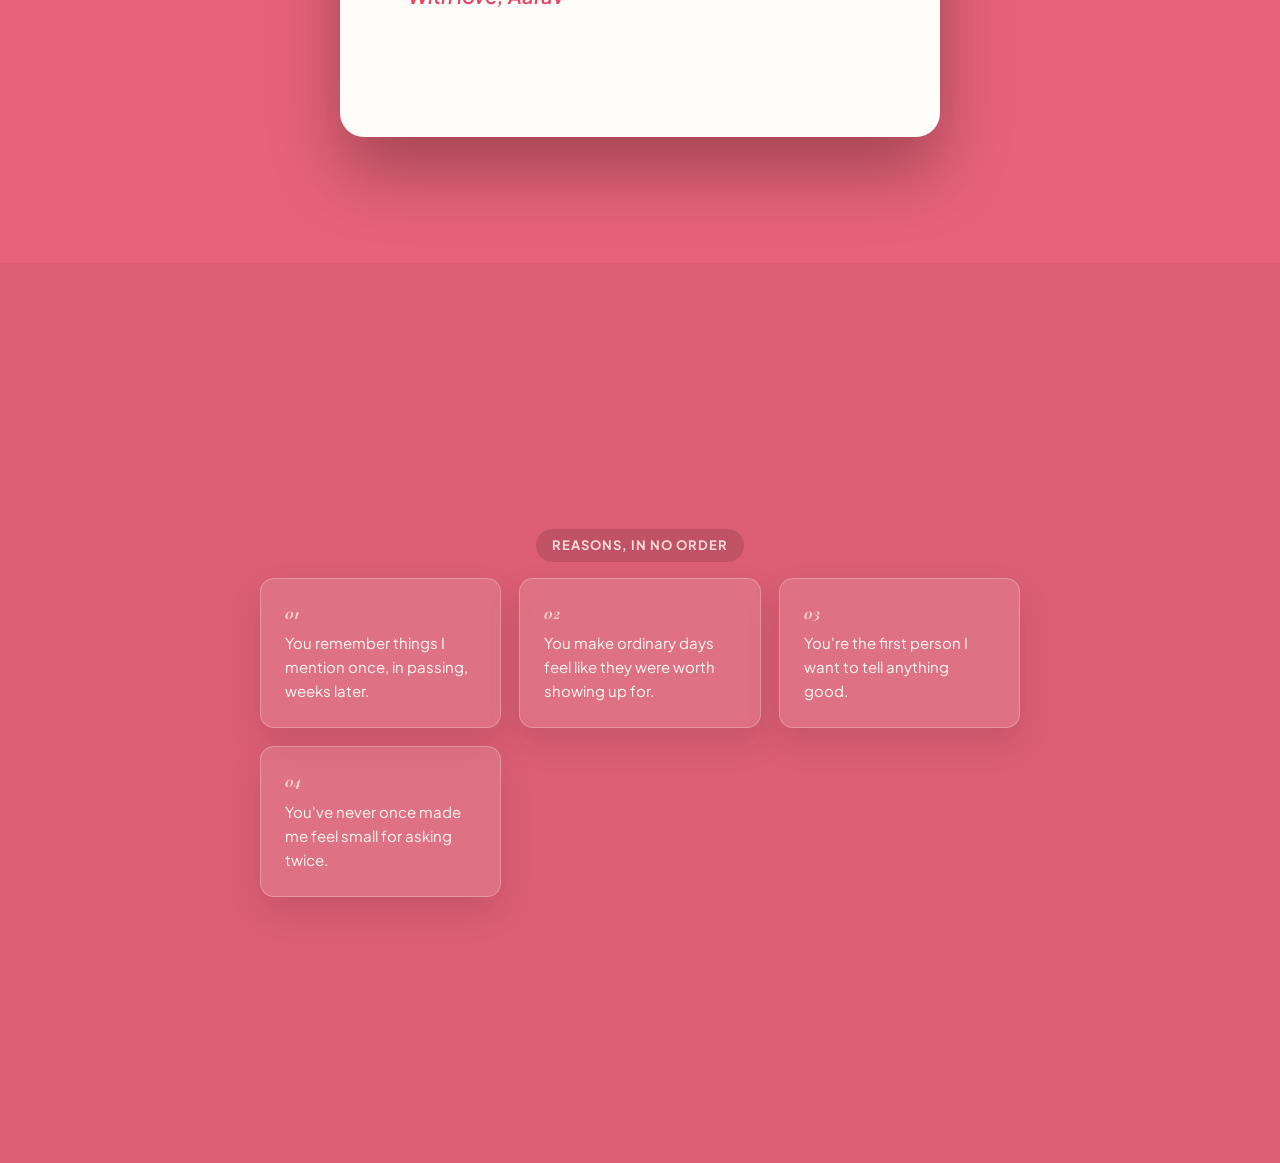
<file: templates/love-note.html>
<!doctype html>
<html lang="en">
<head>
<meta charset="utf-8">
<meta name="viewport" content="width=device-width, initial-scale=1">
<title>Preview · love for</title>
<link rel="stylesheet" href="../assets/style.css">
<style>
  body{ background: var(--ink); }
  .preview-bar{
    position:sticky; top:0; z-index:60;
    background: rgba(36,18,32,0.92); backdrop-filter: blur(8px);
    padding: 12px 20px; display:flex; align-items:center; justify-content:space-between;
    color: var(--parchment); font-size: 13px;
  }
  .preview-bar a.back{ color: var(--parchment); opacity:.75; text-decoration:none; }
</style>
</head>
<body>

<div class="preview-bar">
  <a href="../index.html#gallery" class="back">← all pages</a>
  <a href="../create.html?t=love-note" class="btn btn-primary" style="padding:9px 16px;font-size:13px">Make yours</a>
</div>

<div class="gift" id="gift"></div>

<script src="../assets/templates-data.js"></script>
<script src="../assets/app.js"></script>
<script src="../assets/view-engine.js"></script>
<script>
  const cfg = getTemplate("love-note");
  const data = Object.assign({ __t: "love-note" }, sampleDataFor("love-note"));
  renderGift(document.getElementById("gift"), cfg, data);
</script>
</body>
</html>
</file>
<file: assets/style.css>
@import url('https://fonts.googleapis.com/css2?family=Plus+Jakarta+Sans:wght@400;500;600;700&family=Playfair+Display:ital,wght@0,500;0,600;1,400;1,600&display=swap');

:root{
  --ink:        #2B1824;
  --ink-soft:   #593D52;
  --parchment:  #FFF9F5;
  --parchment-dim: #F4EBE3;
  --rose:       #FF6B8B;
  --rose-deep:  #E84566;
  --rose-light: #FFE3E9;
  --gold:       #E5A93B;
  --teal:       #4A9B9B;
  --line:       rgba(43,24,36,0.1);
  --shadow:     0 20px 50px rgba(232,69,102,0.12);
  --radius:     24px;
  --radius-sm:  14px;
  --font-display: 'Playfair Display', Georgia, serif;
  --font-body:    'Plus Jakarta Sans', system-ui, sans-serif;
}

*{ box-sizing: border-box; }
html{ scroll-behavior: smooth; }
body{
  margin:0;
  background: var(--parchment);
  color: var(--ink);
  font-family: var(--font-body);
  line-height: 1.6;
  -webkit-font-smoothing: antialiased;
}
img{ max-width:100%; display:block; }
a{ color: inherit; }
button{ font-family: inherit; cursor:pointer; }

.wrap{
  max-width: 1080px;
  margin: 0 auto;
  padding: 0 24px;
}

/* ---------- Nav ---------- */
.nav{
  position: sticky; top:0; z-index: 50;
  background: rgba(255, 249, 245, 0.85);
  backdrop-filter: blur(12px);
  border-bottom: 1px solid var(--line);
}
.nav .wrap{
  display:flex; align-items:center; justify-content:space-between;
  height: 72px;
}
.brand{
  font-family: var(--font-display);
  font-weight: 600; font-size: 24px;
  text-decoration: none;
  display:flex; align-items:baseline; gap:6px;
}
.brand em{ font-style: italic; color: var(--rose-deep); font-weight:500; }
.nav-cta{
  background: var(--rose-deep);
  color: #fff;
  border: none;
  padding: 10px 22px;
  border-radius: 999px;
  font-size: 14px;
  font-weight: 600;
  text-decoration:none;
  box-shadow: 0 8px 20px rgba(232,69,102,0.3);
  transition: transform 0.2s ease, box-shadow 0.2s ease;
}
.nav-cta:hover{ transform: translateY(-2px); box-shadow: 0 12px 24px rgba(232,69,102,0.4); }

/* ---------- Buttons ---------- */
.btn{
  display:inline-flex; align-items:center; justify-content:center; gap:8px;
  padding: 14px 28px;
  border-radius: 999px;
  border: none;
  font-weight:600;
  font-size: 15px;
  text-decoration:none;
  transition: transform .15s ease, box-shadow .15s ease;
}
.btn:active{ transform: scale(0.97); }
.btn-primary{ background: var(--rose-deep); color: #fff; box-shadow: 0 10px 25px rgba(232,69,102,0.3); }
.btn-dark{ background: var(--ink); color: var(--parchment); }
.btn-ghost{ background: transparent; color: var(--ink); border: 1.5px solid var(--line); }
.btn-block{ width:100%; }

/* ---------- Hero ---------- */
.hero{
  padding: 80px 0 60px;
  text-align: left;
}
.hero-eyebrow{
  display: inline-block;
  background: var(--rose-light);
  color: var(--rose-deep);
  padding: 6px 14px;
  border-radius: 999px;
  font-size: 13px;
  font-weight: 700;
  margin-bottom: 18px;
  letter-spacing: 0.3px;
}
.hero h1{
  font-family: var(--font-display);
  font-size: clamp(40px, 6.5vw, 64px);
  font-weight: 600;
  line-height: 1.1;
  margin: 0 0 20px;
  max-width: 14ch;
}
.hero h1 i{ font-style: italic; color: var(--rose-deep); }
.hero p.lead{
  font-size: 18px;
  max-width: 44ch;
  color: var(--ink-soft);
  margin: 0 0 34px;
}
.hero-actions{ display:flex; gap:14px; flex-wrap:wrap; }

/* ---------- Template gallery ---------- */
.gallery{ padding: 20px 0 90px; }
.section-head{ margin-bottom: 40px; max-width: 60ch; }
.section-head h2{
  font-family: var(--font-display);
  font-size: clamp(30px, 4vw, 40px);
  font-weight: 600;
  margin: 0 0 12px;
}
.section-head p{ color: var(--ink-soft); font-size:16px; margin:0; }

.grid{
  display:grid;
  grid-template-columns: repeat(auto-fill, minmax(280px, 1fr));
  gap: 28px;
}
.card{
  background: #fff;
  color: var(--ink);
  border-radius: var(--radius);
  padding: 32px;
  min-height: 320px;
  display:flex; flex-direction:column;
  box-shadow: var(--shadow);
  border: 1px solid var(--line);
  position:relative;
  transition: transform 0.25s ease, box-shadow 0.25s ease;
}
.card:hover{
  transform: translateY(-6px);
  box-shadow: 0 25px 50px rgba(43,24,36,0.1);
}
.card .icon{ font-size: 38px; margin-bottom: 16px; }
.card h3{
  font-family: var(--font-display);
  font-size: 24px; font-weight:600; margin: 0 0 8px;
}
.card p{ font-size: 14px; color: var(--ink-soft); margin:0 0 24px; flex:1; }
.card .price{ font-size: 14px; font-weight:700; margin-bottom:16px; color: var(--rose-deep); }
.card .price .free{ color: var(--gold); background: rgba(229,169,59,0.12); padding: 4px 10px; border-radius: 6px; }
.card .row{ display:flex; gap:10px; }
.card .row .btn{ padding: 12px 18px; font-size:13px; flex: 1; text-align: center; }

/* ---------- How it works ---------- */
.how{ padding: 60px 0 100px; background: var(--parchment-dim); border-radius: 40px 40px 0 0; }
.how-grid{
  display:grid; grid-template-columns: repeat(3, 1fr); gap: 30px;
  margin-top: 40px;
}
.how-step{ background: #fff; padding: 30px; border-radius: var(--radius); box-shadow: 0 10px 30px rgba(0,0,0,0.03); }
.how-step .n{ font-family: var(--font-display); font-style:italic; font-size:14px; color: var(--rose-deep); font-weight: 700; text-transform: uppercase; letter-spacing: 1px; }
.how-step h4{ font-size:20px; margin: 8px 0 10px; font-family: var(--font-display); font-weight:600; }
.how-step p{ font-size:14px; color: var(--ink-soft); margin:0; }

@media (max-width: 720px){
  .how-grid{ grid-template-columns: 1fr; }
}

/* ---------- Footer ---------- */
footer{
  border-top: 1px solid var(--line);
  padding: 40px 0 60px;
  font-size: 13px;
  color: var(--ink-soft);
  text-align: center;
}

/* ============================================================
   Create / Pay flow
   ============================================================ */
.flow{
  min-height: 100vh;
  padding: 40px 0 80px;
}
.flow-head{ margin-bottom: 30px; }
.flow-back{
  font-size: 13px; color: var(--ink-soft); text-decoration:none;
  display:inline-block; margin-bottom: 18px; font-weight: 600;
}
.flow-title{
  font-family: var(--font-display);
  font-size: clamp(28px, 4vw, 38px);
  font-weight:600; margin: 0 0 8px;
}
.flow-sub{ color: var(--ink-soft); font-size: 15px; margin:0; }

.progress{ display:flex; gap:6px; margin: 22px 0 34px; }
.progress span{ height:6px; flex:1; background: var(--line); border-radius:6px; }
.progress span.done{ background: var(--rose-deep); }

.card-form{
  background: #fff;
  border: 1px solid var(--line);
  border-radius: var(--radius);
  padding: 36px;
  max-width: 600px;
  box-shadow: var(--shadow);
}
.field{ margin-bottom: 22px; }
.field label{
  display:block; font-size: 14px; font-weight:700; margin-bottom:8px; color: var(--ink);
}
.field .hint{ font-weight:400; color: var(--ink-soft); font-size:12px; display: block; margin-top: 2px; }
.field input[type="text"], .field input[type="url"], .field input[type="date"], .field textarea{
  width:100%;
  padding: 14px 16px;
  border: 1.5px solid var(--line);
  border-radius: var(--radius-sm);
  font-family: inherit;
  font-size: 15px;
  background: var(--parchment);
  color: var(--ink);
  transition: border-color 0.2s;
}
.field input[type="file"]{
  width: 100%;
  padding: 12px;
  border: 2px dashed var(--rose-deep);
  border-radius: var(--radius-sm);
  background: var(--rose-light);
  color: var(--rose-deep);
  font-weight: 600;
  cursor: pointer;
}
.field textarea{ resize: vertical; min-height: 110px; }
.field input:focus, .field textarea:focus{
  outline: none; border-color: var(--rose-deep);
  background: #fff;
}
.field-row{ display:flex; gap:16px; }
.field-row .field{ flex:1; }

.pay-summary{
  background: var(--ink);
  color: var(--parchment);
  border-radius: var(--radius);
  padding: 30px;
  max-width: 440px;
  margin-bottom: 24px;
}
.pay-summary .tpl{ font-size:14px; color: rgba(255,255,255,0.7); margin-bottom:6px; }
.pay-summary .amount{ font-family: var(--font-display); font-size: 42px; font-weight:600; color: #fff; }
.pay-summary .amount span{ font-size:16px; opacity:.6; font-family: var(--font-body); }

.pay-options{ max-width: 440px; display:flex; flex-direction:column; gap:16px; }
.pay-card{
  border: 1.5px solid var(--line);
  border-radius: var(--radius);
  padding: 24px;
  background:#fff;
  box-shadow: 0 10px 30px rgba(0,0,0,0.03);
}
.pay-card h4{ margin:0 0 6px; font-size:16px; font-weight: 700; }
.pay-card p{ margin:0 0 16px; font-size:13px; color: var(--ink-soft); }
.pay-card.upi{ text-align:center; }
.pay-card.upi img{ margin: 0 auto 14px; border-radius: 12px; border: 1px solid var(--line); }
.pay-card.upi .vpa{ font-size:14px; font-weight:700; margin-bottom:16px; color: var(--rose-deep); background: var(--rose-light); display: inline-block; padding: 6px 14px; border-radius: 999px; }

.status-msg{
  font-size: 13px; padding: 14px 18px; border-radius: var(--radius-sm);
  background: var(--parchment-dim); margin-top: 16px; font-weight: 600;
}
.status-msg.ok{ background:#E4F2E4; color:#1E5E30; }
.status-msg.wait{ background:#FBEFD6; color:#7A5300; }

/* ============================================================
   Gift page (view.html) — rendered scenes
   ============================================================ */
.gift{
  min-height: 100vh;
  color: var(--parchment);
}
.scene{
  min-height: 100vh;
  display:flex; flex-direction:column; align-items:center; justify-content:center;
  text-align:center;
  padding: 60px 24px;
  position: relative;
}
.scene .eyebrow{
  font-size:13px; letter-spacing: 1px; text-transform: uppercase; font-weight: 700; opacity:.8; margin-bottom: 16px; background: rgba(0,0,0,0.15); padding: 6px 16px; border-radius: 999px;
}
.scene h2{
  font-family: var(--font-display);
  font-weight:600;
  font-size: clamp(32px, 6vw, 56px);
  line-height:1.15;
  margin: 0 0 20px;
  max-width: 16ch;
}
.scene h2 i{ font-style: italic; }
.scene p{ max-width: 52ch; font-size: 18px; opacity:.9; }
.scene .scroll-cue{
  position:absolute; bottom: 30px; font-size:13px; opacity:.6; font-weight: 600; letter-spacing: 0.5px;
  animation: bounce 2s infinite;
}
@keyframes bounce {
  0%, 20%, 50%, 80%, 100% {transform: translateY(0);}
  40% {transform: translateY(-8px);}
  60% {transform: translateY(-4px);}
}

.letter{
  background: #FFFDF9;
  color: var(--ink);
  border-radius: var(--radius);
  padding: 50px 44px;
  max-width: 600px;
  text-align:left;
  font-family: var(--font-display);
  font-size: 20px;
  line-height: 1.8;
  box-shadow: 0 35px 70px rgba(0,0,0,0.3);
  white-space: pre-wrap;
  border: 1px solid rgba(255,255,255,0.4);
}
.letter .sign{ margin-top:30px; font-style: italic; font-family: var(--font-body); font-weight: 600; color: var(--rose-deep); }

.reasons{
  display:grid; grid-template-columns: repeat(auto-fit,minmax(220px,1fr));
  gap:18px; max-width: 760px; width:100%;
}
.reason-card{
  background: rgba(255,255,255,0.12);
  backdrop-filter: blur(10px);
  border: 1.5px solid rgba(255,255,255,0.25);
  border-radius: var(--radius-sm);
  padding: 24px;
  font-size: 15px;
  text-align:left;
  box-shadow: 0 15px 35px rgba(0,0,0,0.1);
}
.reason-card .num{ font-family: var(--font-display); font-style:italic; opacity:.7; font-size:14px; font-weight: 700; margin-bottom: 6px; }

.photo-frame{
  max-width: 400px; width:100%;
  border-radius: var(--radius); overflow:hidden;
  box-shadow: 0 30px 60px rgba(0,0,0,0.35);
  margin-bottom: 24px;
  border: 8px solid #fff;
  transform: rotate(-1deg);
  transition: transform 0.3s ease;
}
.photo-frame:hover{ transform: rotate(0deg) scale(1.02); }
.photo-frame img{ width:100%; aspect-ratio: 4/5; object-fit:cover; }

.song-embed{ width:100%; max-width: 460px; margin-top: 14px; background: rgba(0,0,0,0.2); padding: 16px; border-radius: var(--radius); backdrop-filter: blur(10px); border: 1px solid rgba(255,255,255,0.2); }
.song-embed iframe{ width:100%; border-radius: 12px; border:none; height: 152px; }

.share-bar{
  position: sticky; bottom: 0;
  background: rgba(43,24,36,0.95);
  backdrop-filter: blur(12px);
  padding: 16px 24px;
  display:flex; align-items:center; justify-content:center; gap:16px;
  flex-wrap:wrap;
  border-top: 1px solid rgba(255,255,255,0.1);
}
.share-bar input{
  background: rgba(255,255,255,0.1);
  border:1px solid rgba(255,255,255,0.2);
  color: var(--parchment);
  padding: 10px 14px;
  border-radius: 10px;
  font-size: 13px;
  width: 260px;
}

.qr-box{ background:#fff; padding:12px; border-radius:16px; display:inline-block; box-shadow: 0 10px 25px rgba(0,0,0,0.08); }
</file>
